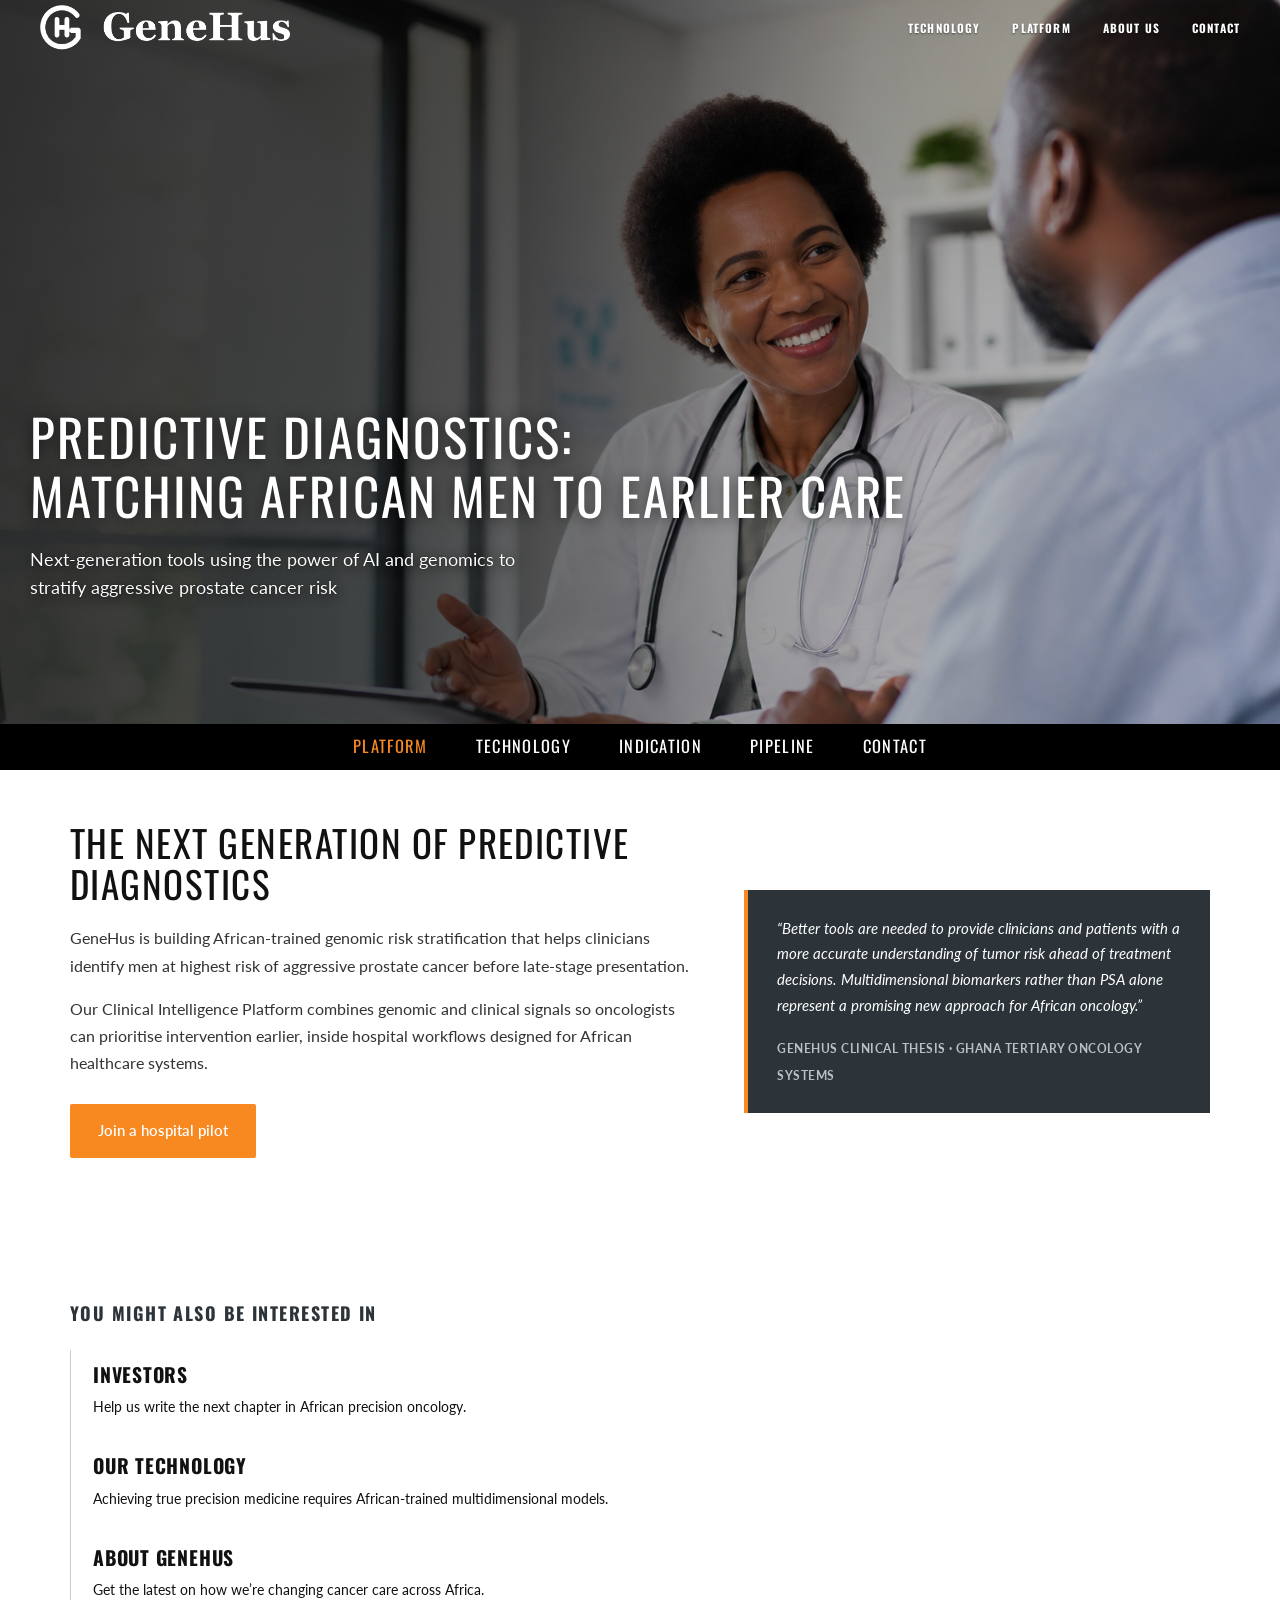
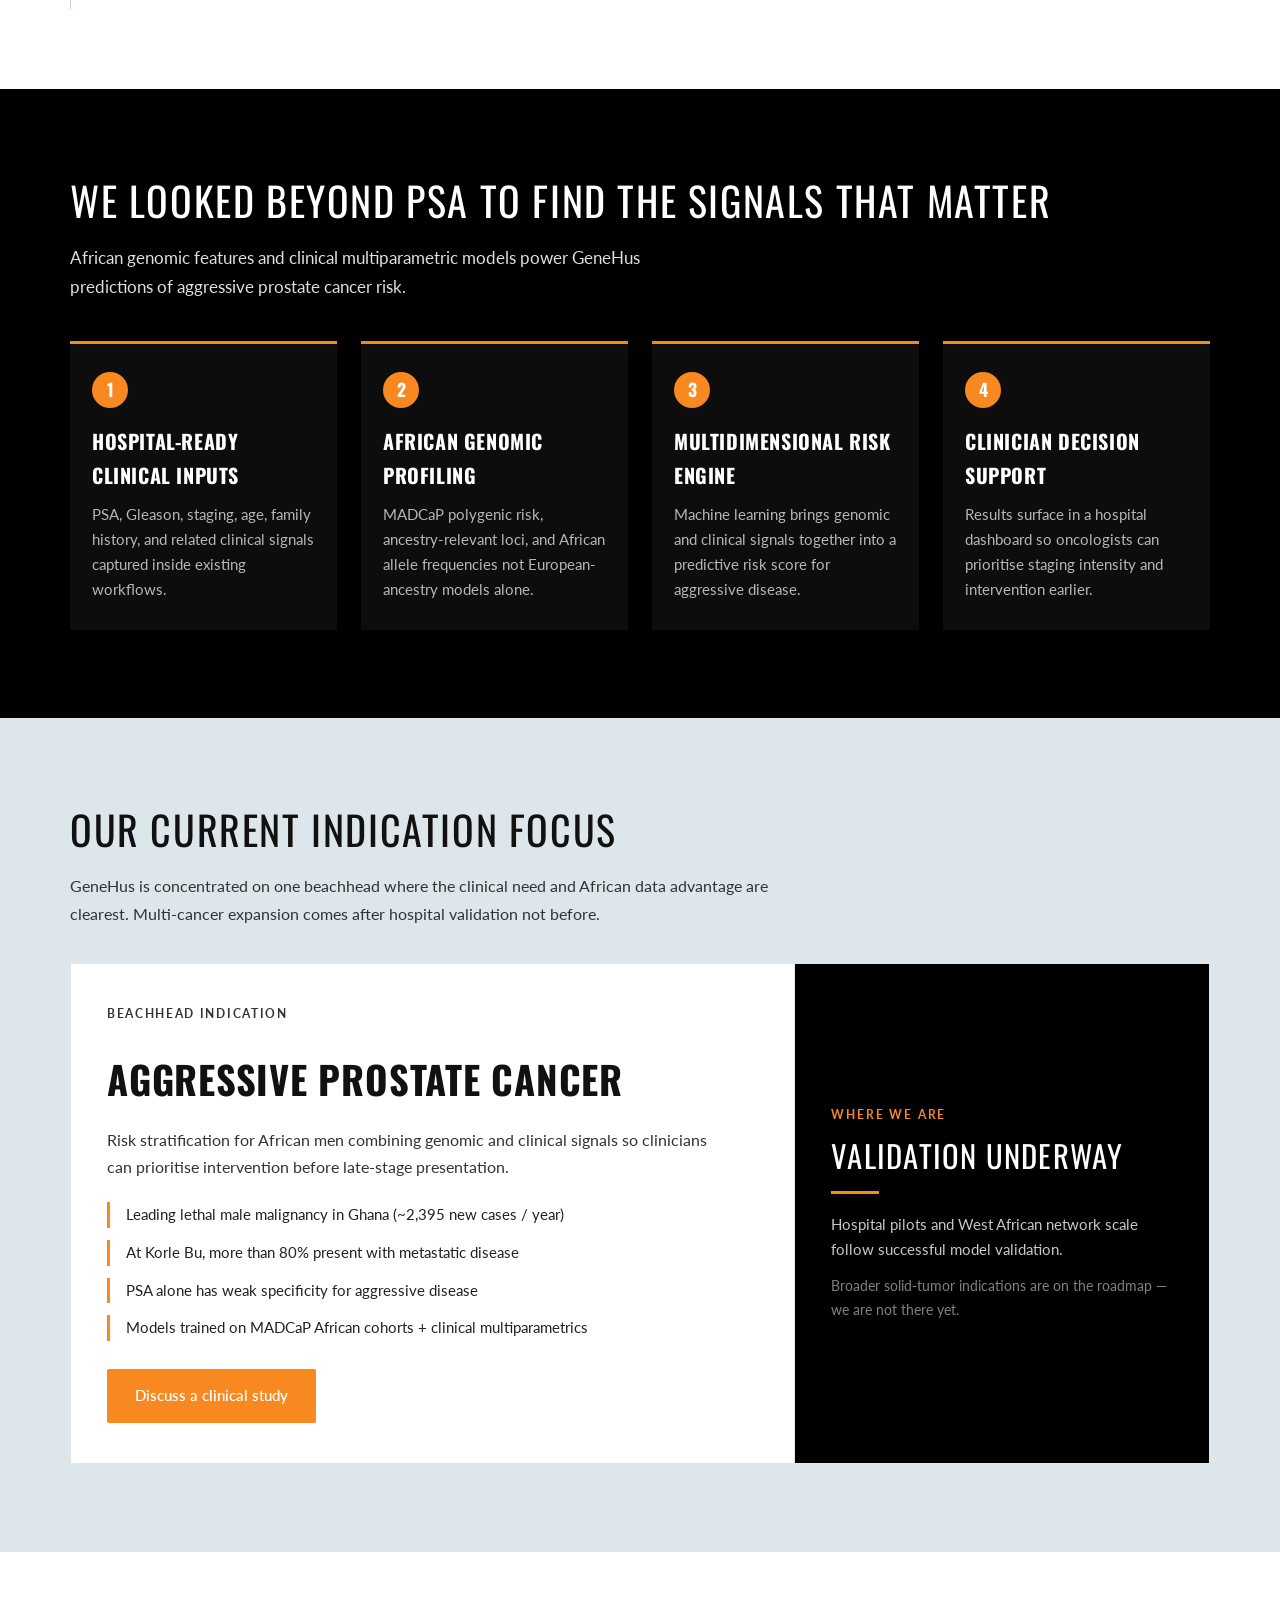
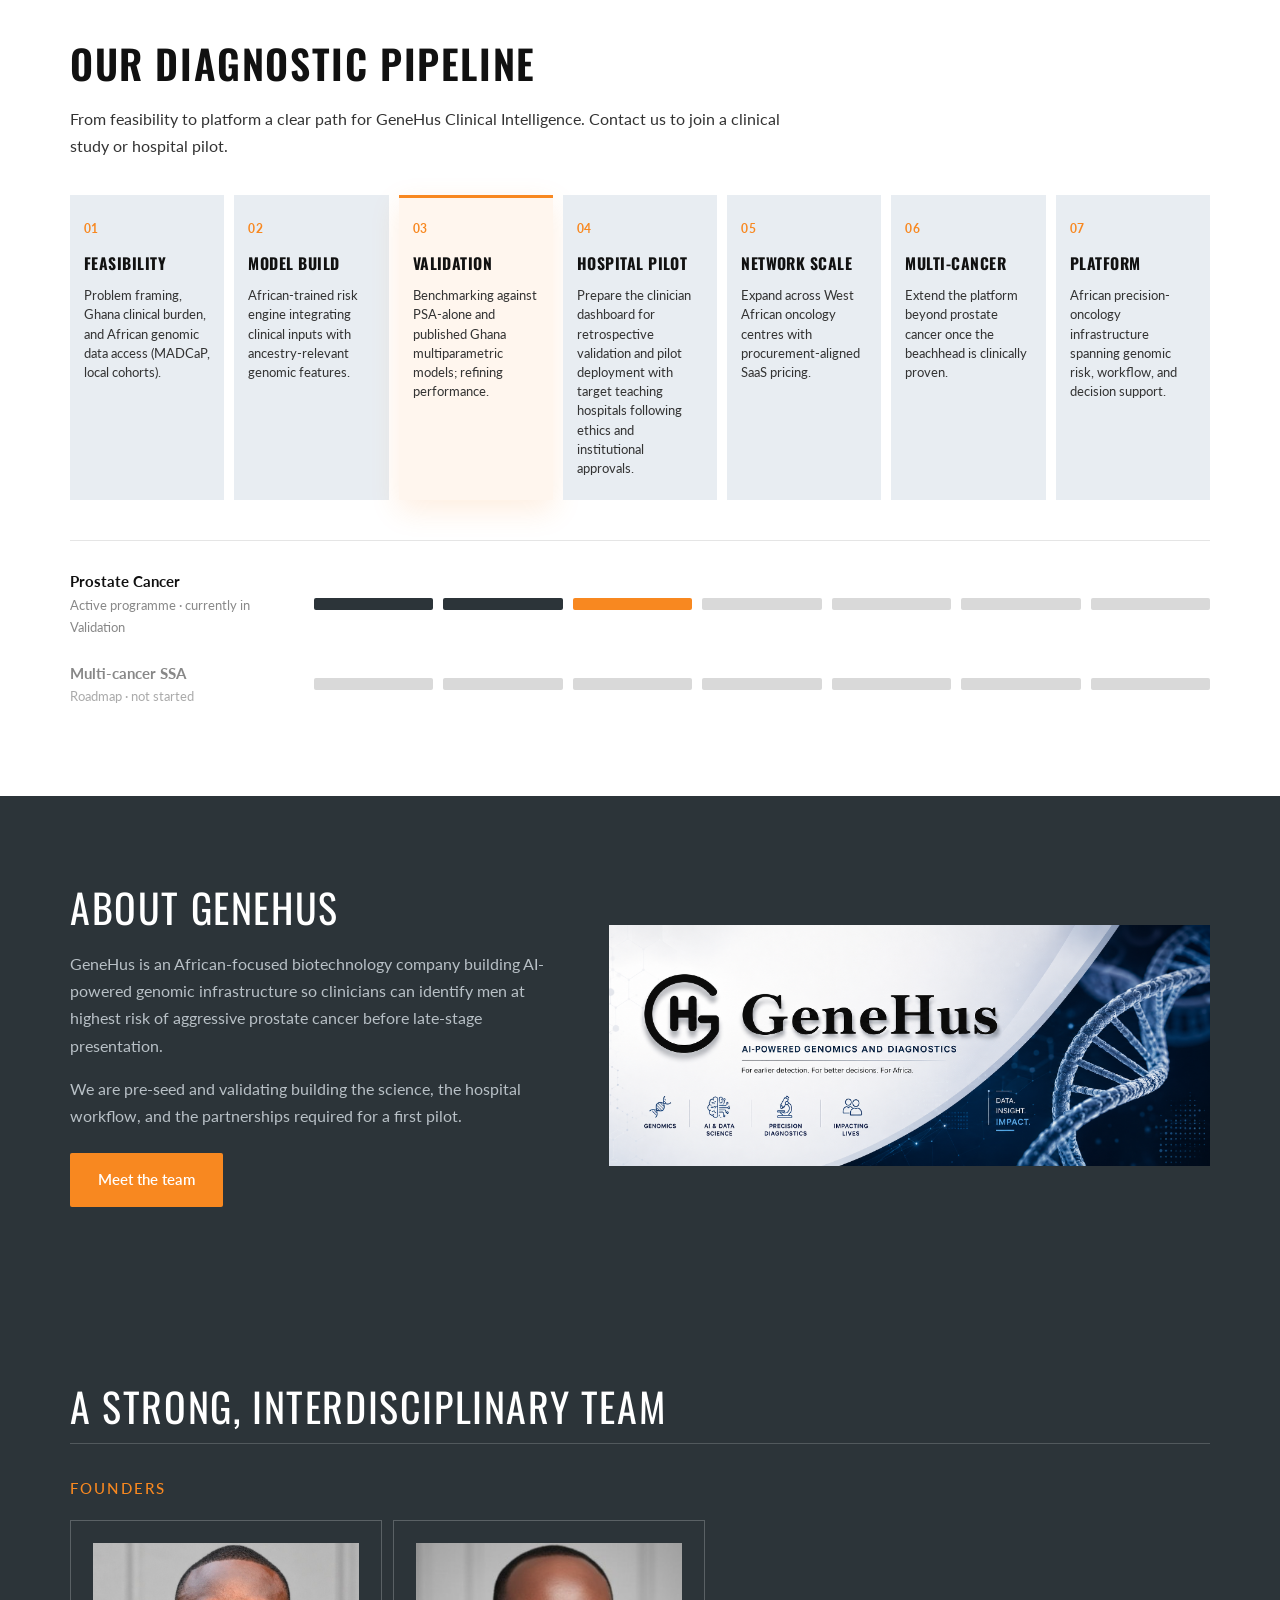
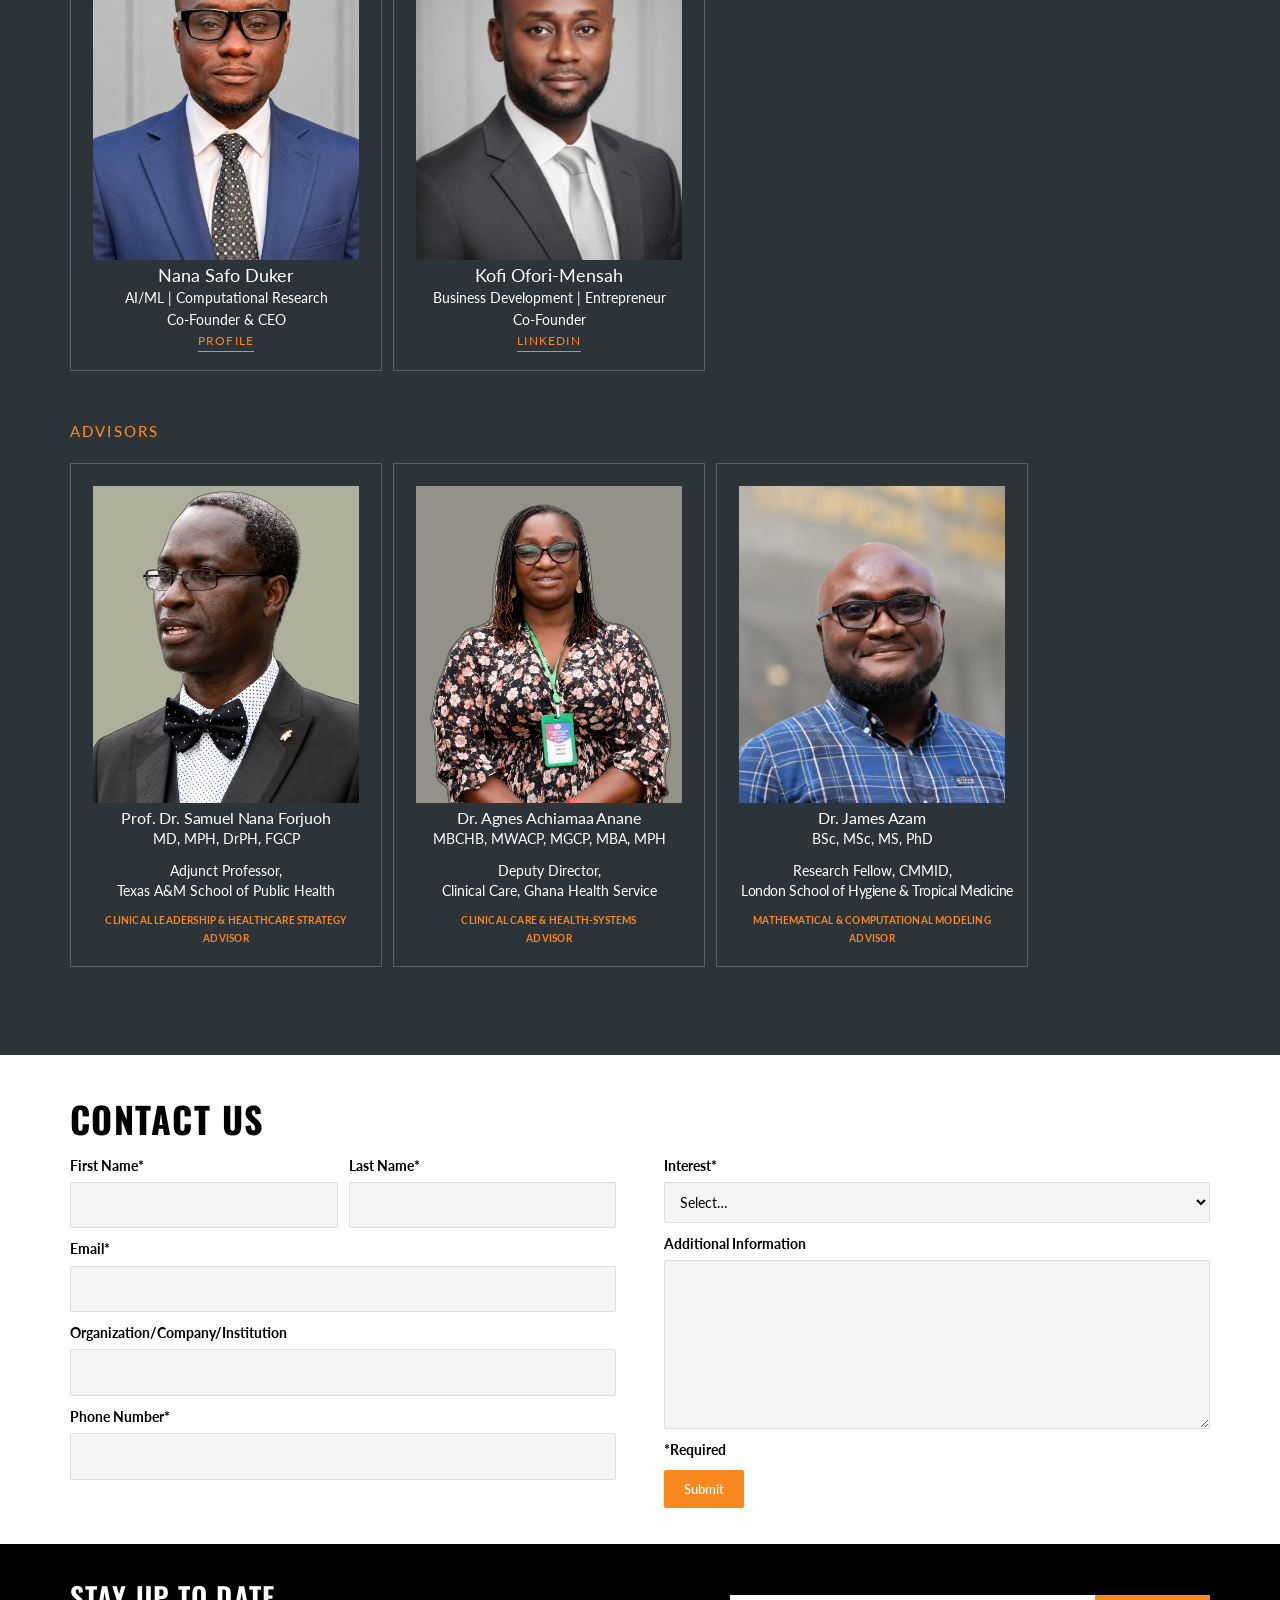
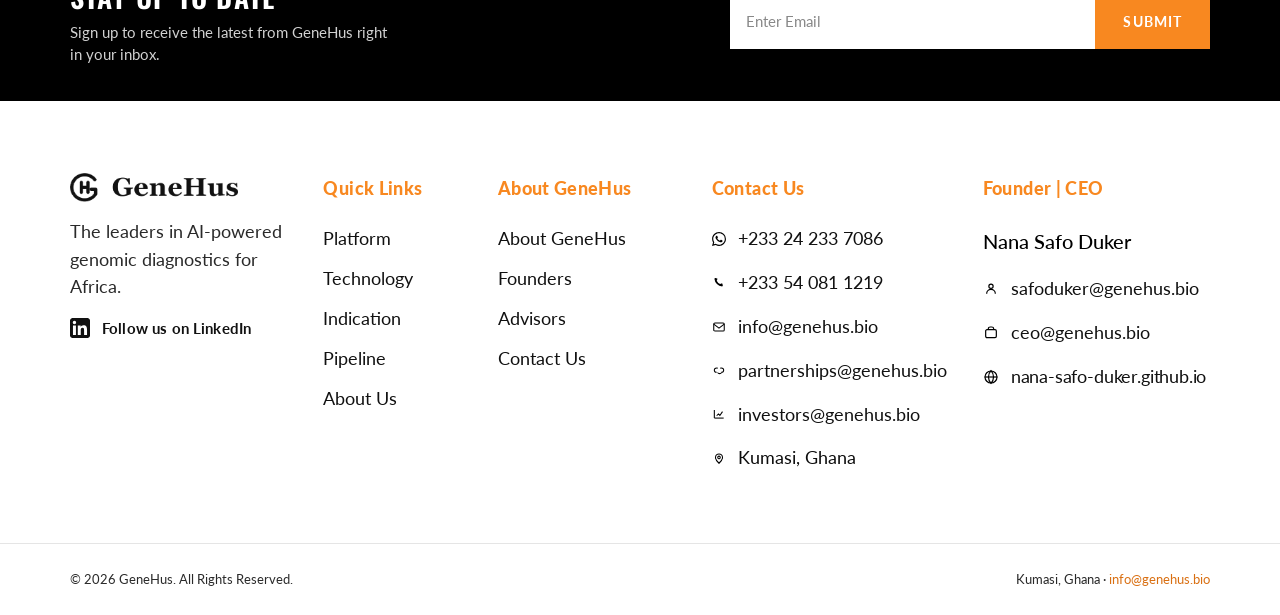
<file: index.html>
<!DOCTYPE html>
<html lang="en">
<head>
  <meta charset="UTF-8">
  <meta name="viewport" content="width=device-width, initial-scale=1.0">
  <meta name="description" content="GeneHus — AI-powered genomic diagnostics matching African men to earlier cancer care.">
  <title>GeneHus – Predictive Genomic Diagnostics</title>
  <link rel="icon" href="assets/favicon.ico?v=2" sizes="any">
  <link rel="icon" href="assets/favicon.png?v=2" type="image/png" sizes="32x32">
  <link rel="apple-touch-icon" href="assets/apple-touch-icon.png?v=2">
  <link rel="preconnect" href="https://fonts.googleapis.com">
  <link rel="preconnect" href="https://fonts.gstatic.com" crossorigin>
  <link href="https://fonts.googleapis.com/css2?family=Lato:wght@300;400;700;900&family=Oswald:wght@300;400;500;600;700&display=swap" rel="stylesheet">
  <link rel="stylesheet" href="assets/genehus.css?v=20260823revert">
  <meta http-equiv="Cache-Control" content="no-cache">
</head>
<body>

<header class="site-header">
  <div class="header-inner">
    <a class="logo" href="#top" aria-label="GeneHus home">
      <img class="logo-dark" src="assets/genehus-logo-b5.png" alt="GeneHus" width="250" height="64">
      <img class="logo-light" src="assets/genehus-logo-b5-white.png" alt="" width="250" height="64" aria-hidden="true">
    </a>
    <nav class="nav-main" aria-label="Main">
      <a href="#technology">Technology</a>
      <a href="#platform">Platform</a>
      <a class="nav-extra" href="#indications">Indication</a>
      <a class="nav-extra" href="#pipeline">Pipeline</a>
      <a href="#about">About Us</a>
      <a class="nav-extra" href="#team">Team</a>
      <a href="#contact">Contact</a>
    </nav>
    <button class="menu-toggle" type="button" aria-label="Open menu" aria-expanded="false">
      <span></span><span></span><span></span>
    </button>
  </div>
</header>

<main id="top">

  <!-- HERO -->
  <section class="hero">
    <div class="hero-bg" aria-hidden="true">
      <img src="assets/hero-african-clinic.jpg" alt="" width="1600" height="900" fetchpriority="high">
    </div>
    <div class="hero-overlay" aria-hidden="true"></div>
    <div class="wrap hero-copy">
      <h1><span class="hero-line1">Predictive Diagnostics:</span><br><span class="hero-line2">Matching African men to earlier care</span></h1>
      <p class="hero-sub">Next-generation tools using the power of AI and genomics to stratify aggressive prostate cancer risk</p>
    </div>
    <nav class="hero-tabs" aria-label="Page sections">
      <a class="is-active" href="#platform"><span>Platform</span></a>
      <a href="#technology"><span>Technology</span></a>
      <a href="#indications"><span>Indication</span></a>
      <a href="#pipeline"><span>Pipeline</span></a>
      <a href="#contact"><span>Contact</span></a>
    </nav>
  </section>

  <!-- NEXT GENERATION -->
  <section class="intro" id="platform">
    <div class="wrap intro-grid">
      <div class="intro-text">
        <h2>The next generation of predictive<br>diagnostics</h2>
        <p>GeneHus is building African-trained genomic risk stratification that helps clinicians identify men at highest risk of aggressive prostate cancer before late-stage presentation.</p>
        <p>Our Clinical Intelligence Platform combines genomic and clinical signals so oncologists can prioritise intervention earlier, inside hospital workflows designed for African healthcare systems.</p>
        <a class="btn btn-gold" href="#contact">Join a hospital pilot</a>
      </div>
      <blockquote class="intro-quote">
        <p>“Better tools are needed to provide clinicians and patients with a more accurate understanding of tumor risk ahead of treatment decisions. Multidimensional biomarkers rather than PSA alone represent a promising new approach for African oncology.”</p>
        <cite>GeneHus clinical thesis · Ghana tertiary oncology systems</cite>
      </blockquote>
    </div>
  </section>

  <!-- INTEREST LINKS -->
  <section class="interest" aria-label="Explore">
    <div class="wrap">
      <h2 class="section-title">You might also be interested in</h2>
      <ul class="interest-list">
        <li>
          <a href="mailto:investors@genehus.bio">
            <span class="interest-label">Investors</span>
            <p>Help us write the next chapter in African precision oncology.</p>
          </a>
        </li>
        <li>
          <a href="#technology">
            <span class="interest-label">Our Technology</span>
            <p>Achieving true precision medicine requires African-trained multidimensional models.</p>
          </a>
        </li>
        <li>
          <a href="#about">
            <span class="interest-label">About GeneHus</span>
            <p>Get the latest on how we’re changing cancer care across Africa.</p>
          </a>
        </li>
      </ul>
    </div>
  </section>

  <!-- TECHNOLOGY -->
  <section class="technology" id="technology">
    <div class="wrap">
      <h2 class="section-title light">We looked beyond PSA to find the signals that matter</h2>
      <p class="tech-lead">African genomic features and clinical multiparametric models power GeneHus predictions of aggressive prostate cancer risk.</p>
      <ol class="tech-steps">
        <li>
          <span class="num">1</span>
          <h3>Hospital-ready clinical inputs</h3>
          <p>PSA, Gleason, staging, age, family history, and related clinical signals captured inside existing workflows.</p>
        </li>
        <li>
          <span class="num">2</span>
          <h3>African genomic profiling</h3>
          <p>MADCaP polygenic risk, ancestry-relevant loci, and African allele frequencies not European-ancestry models alone.</p>
        </li>
        <li>
          <span class="num">3</span>
          <h3>Multidimensional risk engine</h3>
          <p>Machine learning brings genomic and clinical signals together into a predictive risk score for aggressive disease.</p>
        </li>
        <li>
          <span class="num">4</span>
          <h3>Clinician decision support</h3>
          <p>Results surface in a hospital dashboard so oncologists can prioritise staging intensity and intervention earlier.</p>
        </li>
      </ol>
    </div>
  </section>

  <!-- INDICATION — beachhead only (not yet multi-cancer) -->
  <section class="indications" id="indications">
    <div class="wrap">
      <h2 class="section-title">Our current indication focus</h2>
      <p class="ind-lead">GeneHus is concentrated on one beachhead where the clinical need and African data advantage are clearest. Multi-cancer expansion comes after hospital validation not before.</p>
      <article class="ind-focus">
        <div class="ind-focus-main">
          <p class="eyebrow-gold">Beachhead indication</p>
          <h3>Aggressive prostate cancer</h3>
          <p>Risk stratification for African men combining genomic and clinical signals so clinicians can prioritise intervention before late-stage presentation.</p>
          <ul class="ind-facts">
            <li>Leading lethal male malignancy in Ghana (~2,395 new cases / year)</li>
            <li>At Korle Bu, more than 80% present with metastatic disease</li>
            <li>PSA alone has weak specificity for aggressive disease</li>
            <li>Models trained on MADCaP African cohorts + clinical multiparametrics</li>
          </ul>
          <a class="btn btn-gold" href="#contact">Discuss a clinical study</a>
        </div>
        <aside class="ind-focus-aside">
          <p class="aside-label">Where we are</p>
          <p class="aside-status">Validation underway</p>
          <div class="aside-rule" aria-hidden="true"></div>
          <p class="aside-note">Hospital pilots and West African network scale follow successful model validation.</p>
          <p class="aside-note aside-note--muted">Broader solid-tumor indications are on the roadmap — we are not there yet.</p>
        </aside>
      </article>
    </div>
  </section>

  <!-- PIPELINE — comprehensive -->
  <section class="pipeline" id="pipeline">
    <div class="wrap">
      <h2 class="section-title">Our diagnostic pipeline</h2>
      <p class="pipe-lead">From feasibility to platform a clear path for GeneHus Clinical Intelligence. Contact us to join a clinical study or hospital pilot.</p>

      <ol class="pipe-stages">
        <li class="done">
          <span class="stage-num">01</span>
          <h3>Feasibility</h3>
          <p>Problem framing, Ghana clinical burden, and African genomic data access (MADCaP, local cohorts).</p>
        </li>
        <li class="done">
          <span class="stage-num">02</span>
          <h3>Model build</h3>
          <p>African-trained risk engine integrating clinical inputs with ancestry-relevant genomic features.</p>
        </li>
        <li class="current">
          <span class="stage-num">03</span>
          <h3>Validation</h3>
          <p>Benchmarking against PSA-alone and published Ghana multiparametric models; refining performance.</p>
        </li>
        <li>
          <span class="stage-num">04</span>
          <h3>Hospital pilot</h3>
          <p>Prepare the clinician dashboard for retrospective validation and pilot deployment with target teaching hospitals following ethics and institutional approvals.</p>
        </li>
        <li>
          <span class="stage-num">05</span>
          <h3>Network scale</h3>
          <p>Expand across West African oncology centres with procurement-aligned SaaS pricing.</p>
        </li>
        <li>
          <span class="stage-num">06</span>
          <h3>Multi-cancer</h3>
          <p>Extend the platform beyond prostate cancer once the beachhead is clinically proven.</p>
        </li>
        <li>
          <span class="stage-num">07</span>
          <h3>Platform</h3>
          <p>African precision-oncology infrastructure spanning genomic risk, workflow, and decision support.</p>
        </li>
      </ol>

      <div class="pipe-tracks">
        <div class="pipe-track-row">
          <div class="pipe-track-label">
            <strong>Prostate Cancer</strong>
            <span>Active programme · currently in Validation</span>
          </div>
          <div class="pipe-track-bar" aria-hidden="true">
            <span class="seg done"></span>
            <span class="seg done"></span>
            <span class="seg current"></span>
            <span class="seg"></span>
            <span class="seg"></span>
            <span class="seg"></span>
            <span class="seg"></span>
          </div>
        </div>
        <div class="pipe-track-row muted">
          <div class="pipe-track-label">
            <strong>Multi-cancer SSA</strong>
            <span>Roadmap · not started</span>
          </div>
          <div class="pipe-track-bar" aria-hidden="true">
            <span class="seg"></span>
            <span class="seg"></span>
            <span class="seg"></span>
            <span class="seg"></span>
            <span class="seg"></span>
            <span class="seg"></span>
            <span class="seg"></span>
          </div>
        </div>
      </div>
    </div>
  </section>

  <!-- ABOUT -->
  <section class="about" id="about">
    <div class="wrap about-grid">
      <div>
        <h2 class="section-title">About GeneHus</h2>
        <p>GeneHus is an African-focused biotechnology company building AI-powered genomic infrastructure so clinicians can identify men at highest risk of aggressive prostate cancer before late-stage presentation.</p>
        <p>We are pre-seed and validating building the science, the hospital workflow, and the partnerships required for a first pilot.</p>
        <a class="btn btn-gold" href="#team">Meet the team</a>
      </div>
      <div class="about-brand">
        <img class="about-brand-banner" src="assets/genehus-banner.png" alt="GeneHus — AI-powered genomics and diagnostics for Africa" width="1983" height="793" decoding="async">
      </div>
    </div>
  </section>

  <!-- TEAM — GeneHus co-founders -->
  <section class="team" id="team">
    <div class="wrap">
      <h2 class="section-title team-title">A strong, interdisciplinary team</h2>

      <p class="team-label" id="founders">Founders</p>
      <div class="founder-grid">
        <article class="person-card">
          <img class="person-photo" src="assets/founder-nana.jpg?v=14" alt="Nana Safo Duker" width="880" height="1033" loading="lazy" decoding="async">
          <h3>Nana Safo Duker</h3>
          <p class="person-meta">AI/ML | Computational Research</p>
          <p class="person-role">Co-Founder &amp; CEO</p>
          <a class="person-link" href="https://nana-safo-duker.github.io/" target="_blank" rel="noopener">Profile</a>
        </article>
        <article class="person-card">
          <img class="person-photo" src="assets/founder-cofounder.jpg?v=1" alt="Kofi Ofori-Mensah" width="400" height="400" loading="lazy" decoding="async">
          <h3>Kofi Ofori-Mensah</h3>
          <p class="person-meta">Business Development | Entrepreneur</p>
          <p class="person-role">Co-Founder</p>
          <a class="person-link" href="https://www.linkedin.com/in/kofioforimensah/" target="_blank" rel="noopener">LinkedIn</a>
        </article>
      </div>

      <p class="team-label" id="advisors">Advisors</p>
      <div class="advisor-grid">
        <article class="advisor-card advisor-card--filled">
          <img class="person-photo" src="assets/advisor-fordjour.jpg?v=5" alt="Prof. Dr. Samuel Nana Forjuoh" width="1030" height="1526" loading="lazy" decoding="async">
          <h3>Prof. Dr. Samuel Nana Forjuoh</h3>
          <p class="advisor-creds">MD, MPH, DrPH, FGCP</p>
          <p class="person-meta">Adjunct Professor,<br>Texas A&amp;M School of Public Health</p>
          <p class="person-role person-role--stack">Clinical Leadership &amp; Healthcare Strategy<br><strong>Advisor</strong></p>
        </article>
        <article class="advisor-card advisor-card--filled">
          <img class="person-photo" src="assets/advisor-anane.jpg?v=12" alt="Dr. Agnes Achiamaa Anane" width="1050" height="1498" loading="lazy" decoding="async">
          <h3>Dr. Agnes Achiamaa Anane</h3>
          <p class="advisor-creds">MBCHB, MWACP, MGCP, MBA, MPH</p>
          <p class="person-meta">Deputy Director,<br>Clinical Care, Ghana Health Service</p>
          <p class="person-role person-role--stack">Clinical Care &amp; Health-Systems<br><strong>Advisor</strong></p>
        </article>
        <article class="advisor-card advisor-card--filled">
          <img class="person-photo person-photo--square" src="assets/advisor-azam.jpg?v=4" alt="Dr. James Azam" width="1000" height="1000" loading="lazy" decoding="async">
          <h3>Dr. James Azam</h3>
          <p class="advisor-creds">BSc, MSc, MS, PhD</p>
          <p class="person-meta">Research Fellow, CMMID,<br><span class="person-meta-oneline">London School of Hygiene &amp; Tropical Medicine</span></p>
          <p class="person-role person-role--stack">Mathematical &amp; Computational Modeling<br><strong>Advisor</strong></p>
        </article>
      </div>
    </div>
  </section>

  <!-- CONTACT -->
  <section class="contact" id="contact">
    <div class="wrap">
      <h2 class="section-title">Contact Us</h2>
      <form class="contact-form" id="contact-form">
        <div class="contact-cols">
          <div class="contact-col">
            <div class="form-row">
              <label>First Name*<input type="text" name="first_name" required autocomplete="given-name"></label>
              <label>Last Name*<input type="text" name="last_name" required autocomplete="family-name"></label>
            </div>
            <label>Email*<input type="email" name="email" required autocomplete="email"></label>
            <label>Organization/Company/Institution<input type="text" name="organization" autocomplete="organization"></label>
            <label>Phone Number*<input type="tel" name="phone" required autocomplete="tel"></label>
          </div>
          <div class="contact-col">
            <label>Interest*
              <select name="indication" required>
                <option value="">Select…</option>
                <option>Prostate Cancer — clinical study / pilot</option>
                <option>Partnership</option>
                <option>Investment</option>
                <option>Research collaboration</option>
                <option>Other</option>
              </select>
            </label>
            <label>Additional Information<textarea name="message" rows="6"></textarea></label>
            <p class="required-note">*Required</p>
            <button class="btn btn-gold" type="submit">Submit</button>
          </div>
        </div>
      </form>
    </div>
  </section>

</main>

<footer class="site-footer">
  <div class="footer-newsletter">
    <div class="wrap footer-newsletter-inner">
      <div class="footer-newsletter-copy">
        <h3>Stay up to date</h3>
        <p>Sign up to receive the latest from GeneHus right in your inbox.</p>
      </div>
      <form class="newsletter" id="newsletter-form" action="#" method="post">
        <label class="sr-only" for="newsletter-email">Email</label>
        <input id="newsletter-email" type="email" name="email" placeholder="Enter Email" required autocomplete="email">
        <button class="btn btn-gold newsletter-submit" type="submit">Submit</button>
      </form>
    </div>
  </div>

  <div class="wrap footer-top">
    <div class="footer-brand">
      <img src="assets/genehus-logo-b5.png" alt="GeneHus" width="168" height="43">
      <p>The leaders in AI-powered genomic diagnostics for Africa.</p>
      <a class="footer-follow" href="https://www.linkedin.com/company/genehus" target="_blank" rel="noopener">
        <span class="footer-social" aria-hidden="true">
          <svg viewBox="0 0 24 24" width="20" height="20" focusable="false">
            <rect class="li-bg" width="24" height="24" rx="3" fill="#111111"/>
            <path fill="#FFFFFF" d="M7.12 20.45H3.56V9h3.56v11.45zM5.34 7.43a2.06 2.06 0 1 1 0-4.12 2.06 2.06 0 0 1 0 4.12zM20.45 20.45h-3.55v-5.57c0-1.33-.02-3.04-1.85-3.04-1.85 0-2.14 1.45-2.14 2.94v5.67H9.35V9h3.41v1.56h.05c.48-.9 1.64-1.85 3.37-1.85 3.6 0 4.27 2.37 4.27 5.46v6.28z"/>
          </svg>
        </span>
        <span class="footer-follow-text">Follow us on LinkedIn</span>
      </a>
    </div>
    <div>
      <h4 class="footer-label">Quick Links</h4>
      <a href="#platform">Platform</a>
      <a href="#technology">Technology</a>
      <a href="#indications">Indication</a>
      <a href="#pipeline">Pipeline</a>
      <a href="#about">About Us</a>
    </div>
    <div>
      <h4 class="footer-label">About GeneHus</h4>
      <a href="#about">About GeneHus</a>
      <a href="#founders">Founders</a>
      <a href="#advisors">Advisors</a>
      <a href="#contact">Contact Us</a>
    </div>
    <div class="footer-contact">
      <h4 class="footer-label">Contact Us</h4>
      <p><span class="fi" aria-hidden="true"><svg viewBox="0 0 24 24" width="14" height="14"><path fill="currentColor" d="M17.47 14.38c-.3-.15-1.76-.87-2.03-.97-.27-.1-.47-.15-.67.15-.2.3-.77.97-.94 1.16-.17.2-.35.22-.64.08-.3-.15-1.26-.46-2.4-1.48-.89-.79-1.48-1.76-1.65-2.06-.17-.3-.02-.46.13-.61.13-.13.3-.35.45-.52.14-.17.2-.3.3-.5.1-.2.05-.37-.02-.52-.08-.15-.67-1.61-.92-2.21-.24-.58-.49-.5-.67-.51-.17-.01-.37-.01-.57-.01-.2 0-.52.07-.79.37-.27.3-1.04 1.02-1.04 2.48 0 1.46 1.07 2.88 1.21 3.07.15.2 2.1 3.2 5.08 4.49.71.31 1.26.49 1.69.63.71.23 1.36.2 1.87.12.57-.09 1.76-.72 2.01-1.41.25-.7.25-1.29.17-1.41-.07-.13-.27-.2-.57-.35m-5.42 7.4h-.004a9.87 9.87 0 0 1-5.03-1.38l-.36-.21-3.74.98 1-3.65-.24-.37a9.86 9.86 0 0 1-1.51-5.26c0-5.45 4.44-9.89 9.89-9.89 2.64 0 5.12 1.03 6.99 2.9a9.83 9.83 0 0 1 2.89 6.99c0 5.45-4.44 9.89-9.89 9.89m8.41-18.3A11.82 11.82 0 0 0 12.05 0C5.5 0 .16 5.34.16 11.89c0 2.1.55 4.14 1.59 5.95L.06 24l6.3-1.65a11.88 11.88 0 0 0 5.69 1.45h.01c6.55 0 11.89-5.34 11.89-11.89a11.82 11.82 0 0 0-3.48-8.41z"/></svg></span><a href="https://wa.me/233242337086" target="_blank" rel="noopener">+233 24 233 7086</a></p>
      <p><span class="fi" aria-hidden="true"><svg viewBox="0 0 24 24" width="14" height="14"><path fill="currentColor" d="M6.5 3.5l3 1.2-1.4 3.4a12 12 0 0 0 5.8 5.8l3.4-1.4 1.2 3a2 2 0 0 1-1.1 2.4A15 15 0 0 1 4.1 4.6a2 2 0 0 1 2.4-1.1z"/></svg></span><a href="tel:+233540811219">+233 54 081 1219</a></p>
      <p><span class="fi" aria-hidden="true"><svg viewBox="0 0 24 24" width="14" height="14" fill="none" stroke="currentColor" stroke-width="1.8"><rect x="3" y="5" width="18" height="14" rx="2"/><path d="M3 7l9 7 9-7"/></svg></span><a href="mailto:info@genehus.bio">info@genehus.bio</a></p>
      <p><span class="fi" aria-hidden="true"><svg viewBox="0 0 24 24" width="14" height="14" fill="none" stroke="currentColor" stroke-width="1.8"><path d="M8 14c-2.2 0-4-1.6-4-3.5S5.8 7 8 7c.7 0 1.3.1 1.9.4"/><path d="M16 14c2.2 0 4-1.6 4-3.5S18.2 7 16 7c-.7 0-1.3.1-1.9.4"/><path d="M9.5 14.5c.7 1.2 1.9 2 3.5 2s2.8-.8 3.5-2"/></svg></span><a href="mailto:partnerships@genehus.bio">partnerships@genehus.bio</a></p>
      <p><span class="fi" aria-hidden="true"><svg viewBox="0 0 24 24" width="14" height="14" fill="none" stroke="currentColor" stroke-width="1.8"><path d="M4 19V5"/><path d="M4 19h16"/><path d="M8 15l3-3 2.5 2.5L18 8"/></svg></span><a href="mailto:investors@genehus.bio">investors@genehus.bio</a></p>
      <p><span class="fi" aria-hidden="true"><svg viewBox="0 0 24 24" width="14" height="14" fill="none" stroke="currentColor" stroke-width="1.8"><path d="M12 21s6-5.2 6-10a6 6 0 1 0-12 0c0 4.8 6 10 6 10z"/><circle cx="12" cy="11" r="2.2"/></svg></span>Kumasi, Ghana</p>
    </div>
    <div class="footer-founder">
      <h4 class="footer-label">Founder | CEO</h4>
      <p class="founder-name">Nana Safo Duker</p>
      <p><span class="fi" aria-hidden="true"><svg viewBox="0 0 24 24" width="16" height="16" fill="none" stroke="currentColor" stroke-width="1.8"><circle cx="12" cy="8" r="3.2"/><path d="M5.5 19a6.5 6.5 0 0 1 13 0"/></svg></span><a href="mailto:safoduker@genehus.bio">safoduker@genehus.bio</a></p>
      <p><span class="fi" aria-hidden="true"><svg viewBox="0 0 24 24" width="16" height="16" fill="none" stroke="currentColor" stroke-width="1.8"><rect x="4" y="7" width="16" height="12" rx="2"/><path d="M8 7V5.8A2.8 2.8 0 0 1 10.8 3h2.4A2.8 2.8 0 0 1 16 5.8V7"/></svg></span><a href="mailto:ceo@genehus.bio">ceo@genehus.bio</a></p>
      <p><span class="fi" aria-hidden="true"><svg viewBox="0 0 24 24" width="16" height="16" fill="none" stroke="currentColor" stroke-width="1.8"><circle cx="12" cy="12" r="9"/><path d="M2.5 12h19"/><path d="M12 2.5c2.5 2.7 3.8 5.7 3.8 9.5s-1.3 6.8-3.8 9.5c-2.5-2.7-3.8-5.7-3.8-9.5S9.5 5.2 12 2.5z"/></svg></span><a class="footer-url" href="https://nana-safo-duker.github.io/" target="_blank" rel="noopener">nana-safo-duker.github.io</a></p>
    </div>
  </div>

  <div class="footer-bottom">
    <div class="wrap">
      <span>&copy; 2026 GeneHus. All Rights Reserved.</span>
      <span>Kumasi, Ghana · <a href="mailto:info@genehus.bio">info@genehus.bio</a></span>
    </div>
  </div>
</footer>

<script src="script.js?v=20260812hdr2"></script>
</body>
</html>
</file>
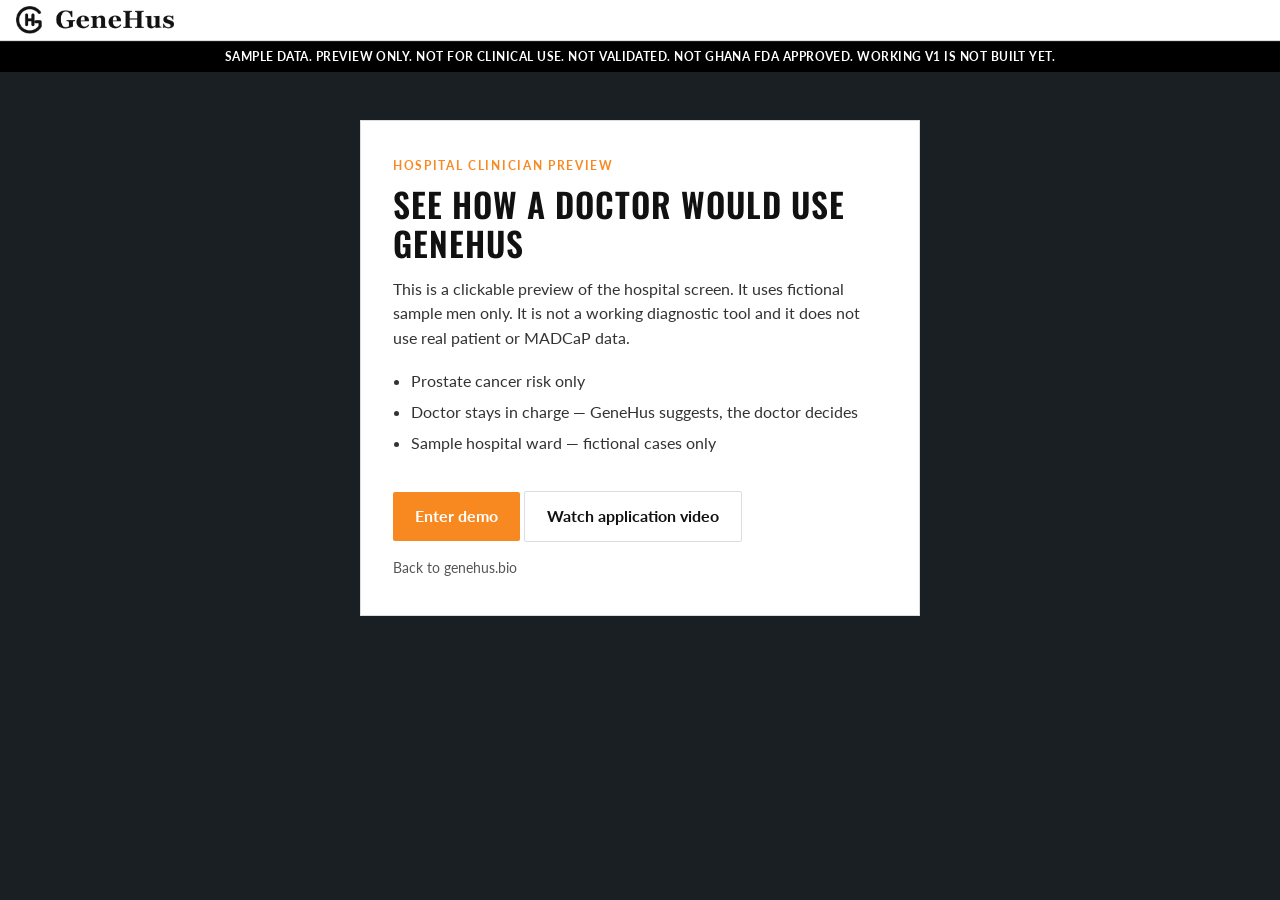
<file: demo/index.html>
<!DOCTYPE html>
<html lang="en">
<head>
  <meta charset="UTF-8">
  <meta name="viewport" content="width=device-width, initial-scale=1.0">
  <title>GeneHus Clinician Demo — Sample cases only</title>
  <meta name="description" content="Preview of the GeneHus hospital dashboard. Sample patients only. Not for clinical use. Working v1 is not built yet.">
  <meta name="robots" content="noindex">
  <link rel="icon" href="/assets/favicon.ico?v=2" sizes="any">
  <link rel="icon" href="/assets/favicon.png?v=2" type="image/png" sizes="32x32">
  <link rel="preconnect" href="https://fonts.googleapis.com">
  <link rel="preconnect" href="https://fonts.gstatic.com" crossorigin>
  <link href="https://fonts.googleapis.com/css2?family=Lato:wght@400;700;900&family=Oswald:wght@400;600;700&display=swap" rel="stylesheet">
  <link rel="stylesheet" href="/demo/demo.css?v=20260823all">
</head>
<body>
  <div id="gate" class="gate">
    <div class="site-chrome">
      <header class="topbar topbar--gate">
        <a class="brand" href="https://genehus.bio/">
          <img src="/assets/genehus-logo-b5.png" alt="GeneHus" width="120" height="28">
        </a>
      </header>
      <div class="banner" role="note">
        Sample data. Preview only. Not for clinical use. Not validated. Not Ghana FDA approved. Working v1 is not built yet.
      </div>
    </div>
    <div class="gate-card">
      <p class="eyebrow">Hospital clinician preview</p>
      <h1>See how a doctor would use GeneHus</h1>
      <p class="lead">This is a clickable preview of the hospital screen. It uses fictional sample men only. It is not a working diagnostic tool and it does not use real patient or MADCaP data.</p>
      <ul class="gate-points">
        <li>Prostate cancer risk only</li>
        <li>Doctor stays in charge — GeneHus suggests, the doctor decides</li>
        <li>Sample hospital ward — fictional cases only</li>
      </ul>
      <a class="btn" id="enter-btn" href="/demo/app.html">Enter demo</a>
      <a class="btn btn-ghost" href="/demo/video.html" style="width:auto;margin:12px 0 0;display:inline-flex">Watch application video</a>
      <a class="gate-back" href="https://genehus.bio/">Back to genehus.bio</a>
    </div>
  </div>

</body>
</html>
</file>
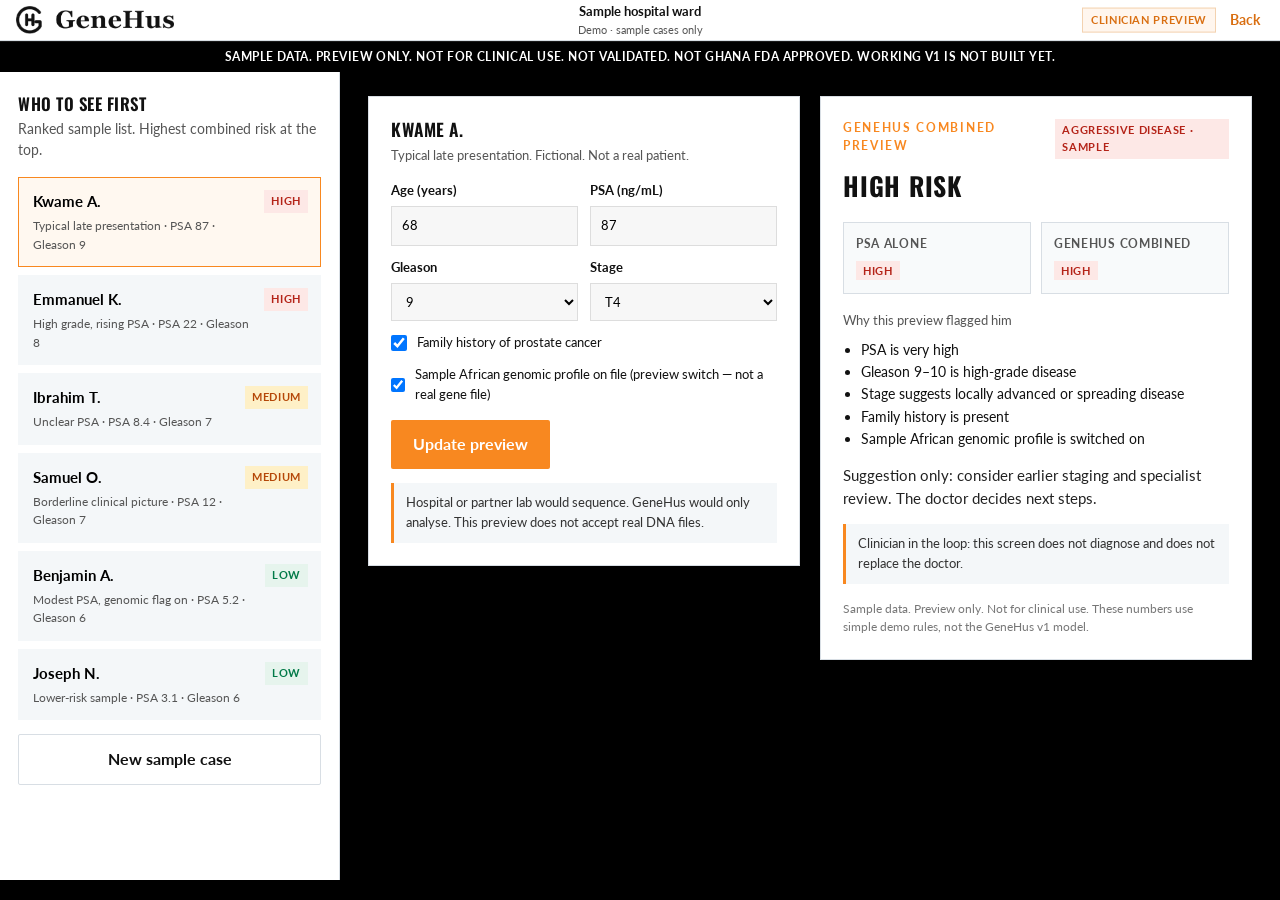
<file: demo/app.html>
<!DOCTYPE html>
<html lang="en">
<head>
  <meta charset="UTF-8">
  <meta name="viewport" content="width=device-width, initial-scale=1.0">
  <title>GeneHus Clinician Demo — Sample cases</title>
  <meta name="description" content="GeneHus hospital dashboard preview. Sample patients only. Not for clinical use.">
  <meta name="robots" content="noindex">
  <link rel="icon" href="/assets/favicon.ico?v=2" sizes="any">
  <link rel="icon" href="/assets/favicon.png?v=2" type="image/png" sizes="32x32">
  <link rel="preconnect" href="https://fonts.googleapis.com">
  <link rel="preconnect" href="https://fonts.gstatic.com" crossorigin>
  <link href="https://fonts.googleapis.com/css2?family=Lato:wght@400;700;900&family=Oswald:wght@400;600;700&display=swap" rel="stylesheet">
  <link rel="stylesheet" href="/demo/demo.css?v=20260823all">
</head>
<body>
  <div id="app" class="app">
    <div class="site-chrome">
      <header class="topbar">
        <a class="brand" href="https://genehus.bio/">
          <img src="/assets/genehus-logo-b5.png" alt="GeneHus" width="120" height="28">
        </a>
        <div class="topbar-mid">
          <strong>Sample hospital ward</strong>
          <span>Demo · sample cases only</span>
        </div>
        <div class="topbar-right">
          <span class="role-pill">Clinician preview</span>
          <a class="text-link" href="/demo/">Back</a>
        </div>
      </header>
      <div class="banner" role="note">
        Sample data. Preview only. Not for clinical use. Not validated. Not Ghana FDA approved. Working v1 is not built yet.
      </div>
    </div>

    <div class="layout">
      <aside class="queue">
        <div class="queue-head">
          <h2>Who to see first</h2>
          <p>Ranked sample list. Highest combined risk at the top.</p>
        </div>
        <ol id="queue-list" class="queue-list"></ol>
        <button class="btn btn-ghost" id="new-case-btn" type="button">New sample case</button>
      </aside>

      <main class="case" id="case-panel">
        <p class="empty-hint">Loading sample cases…</p>
      </main>
    </div>
  </div>

  <script src="/demo/demo.js?v=20260823all"></script>
</body>
</html>
</file>
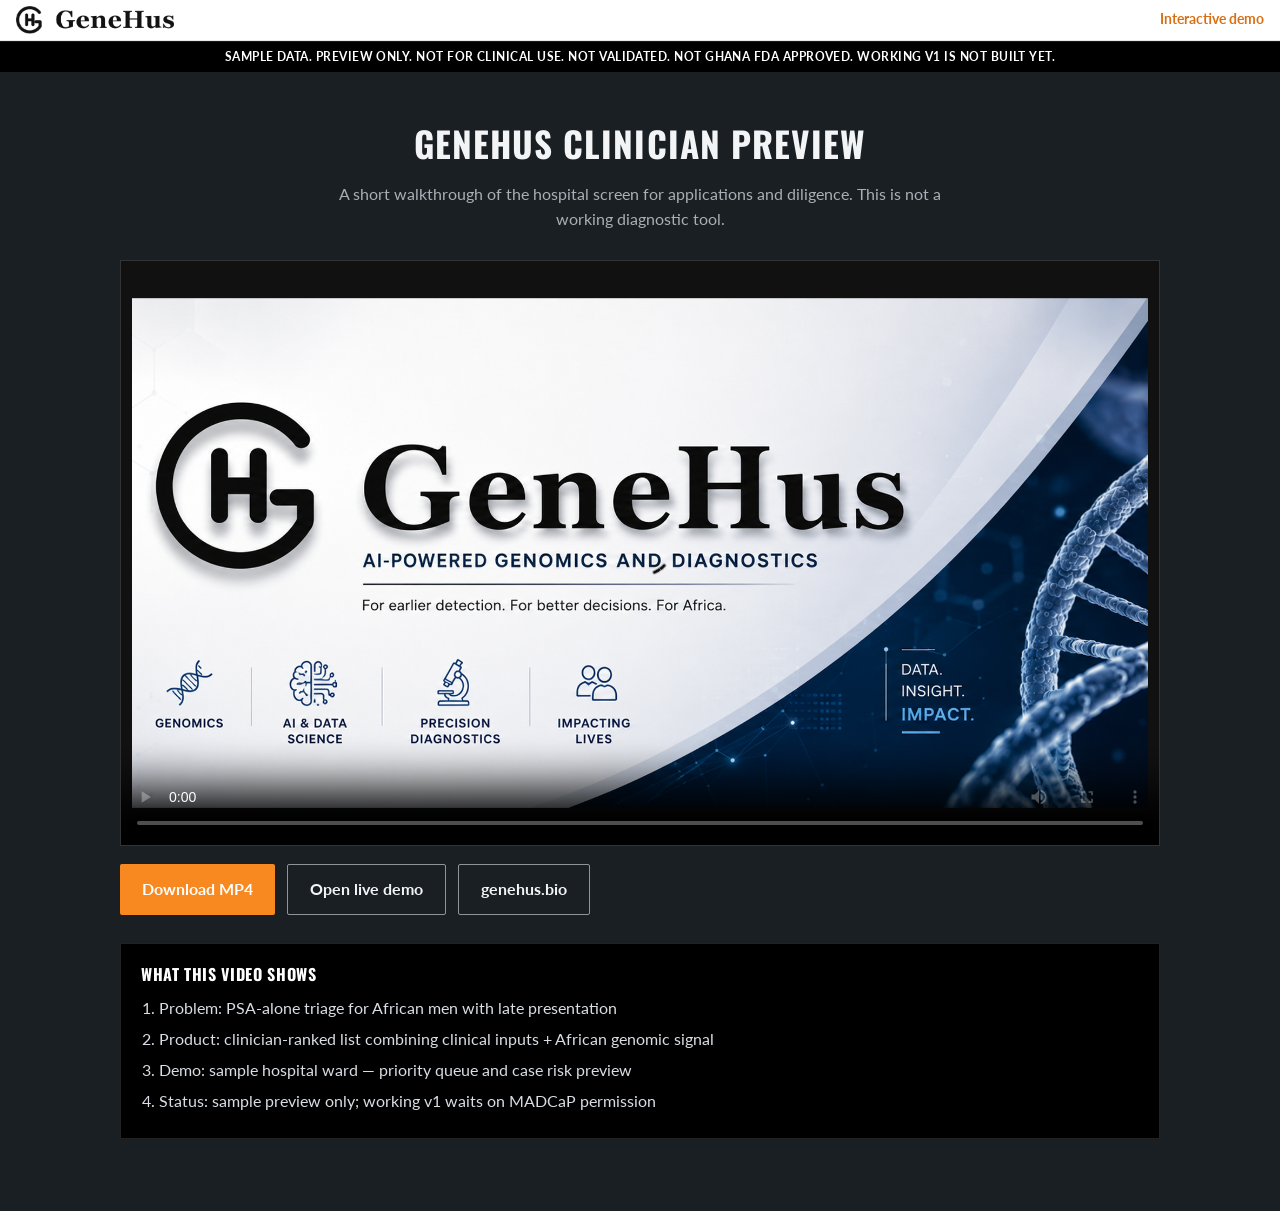
<file: demo/video.html>
<!DOCTYPE html>
<html lang="en">
<head>
  <meta charset="UTF-8">
  <meta name="viewport" content="width=device-width, initial-scale=1.0">
  <title>GeneHus Clinician Demo</title>
  <meta name="description" content="GeneHus clinician preview video. Sample data only. Not for clinical use.">
  <meta name="robots" content="noindex">
  <link rel="icon" href="/assets/favicon.ico?v=2" sizes="any">
  <link rel="icon" href="/assets/favicon.png?v=2" type="image/png" sizes="32x32">
  <link rel="preconnect" href="https://fonts.googleapis.com">
  <link rel="preconnect" href="https://fonts.gstatic.com" crossorigin>
  <link href="https://fonts.googleapis.com/css2?family=Lato:wght@400;700;900&family=Oswald:wght@500;600;700&display=swap" rel="stylesheet">
  <link rel="stylesheet" href="/demo/demo.css?v=20260823all">
  <style>
    body.page-video .site-chrome {
      background: #fff;
    }
    body.page-video .topbar--gate {
      background: #fff;
      border-bottom: 1px solid #e5e8eb;
      backdrop-filter: none;
      -webkit-backdrop-filter: none;
    }
    body.page-video .topbar--gate .text-link {
      color: var(--gold-dark);
    }
    body.page-video .brand img {
      height: 28px;
      width: auto;
      max-width: min(180px, 45vw);
    }
    body.page-video .topbar {
      padding: 6px 16px;
    }
    .video-page {
      max-width: 1080px;
      margin: 0 auto;
      padding: 36px 20px 72px;
    }
    .video-page h1 {
      font-family: var(--condensed);
      text-transform: uppercase;
      letter-spacing: 0.03em;
      font-size: clamp(1.6rem, 3vw, 2.2rem);
      margin: 8px auto 12px;
      color: #f2f4f5;
      text-align: center;
      max-width: 900px;
    }
    .video-lead {
      color: #a8b0b6;
      max-width: 640px;
      margin: 0 auto 28px;
      text-align: center;
    }
    .player {
      background: #111;
      border: 1px solid #333;
      overflow: hidden;
    }
    .player video {
      display: block;
      width: 100%;
      height: auto;
      aspect-ratio: 16 / 9;
      background: #000;
    }
    .video-actions {
      display: flex;
      flex-wrap: wrap;
      gap: 12px;
      margin-top: 18px;
    }
    .video-meta {
      margin-top: 28px;
      padding: 18px 20px;
      background: #000;
      border: 1px solid #222;
      color: #f2f4f5;
    }
    .video-meta h2 {
      font-family: var(--condensed);
      text-transform: uppercase;
      font-size: 1rem;
      letter-spacing: 0.04em;
      margin-bottom: 10px;
      color: #fff;
    }
    .video-meta ol {
      margin: 0 0 0 18px;
      color: #d8dee4;
    }
    .video-meta li {
      margin-bottom: 6px;
    }
  </style>
</head>
<body class="page-video">
  <div class="site-chrome">
    <header class="topbar topbar--gate">
      <a class="brand" href="https://genehus.bio/">
        <img src="/assets/genehus-logo-b5.png?v=2" alt="GeneHus" width="120" height="28">
      </a>
      <div class="topbar-right">
        <a class="text-link" href="/demo/">Interactive demo</a>
      </div>
    </header>
    <div class="banner" role="note">
      Sample data. Preview only. Not for clinical use. Not validated. Not Ghana FDA approved. Working v1 is not built yet.
    </div>
  </div>

  <main class="video-page">
    <h1>GeneHus clinician preview</h1>
    <p class="video-lead">
      A short walkthrough of the hospital screen for applications and diligence.
      This is not a working diagnostic tool.
    </p>

    <div class="player">
      <video controls playsinline preload="metadata" poster="/assets/AM-poster.png?v=8">
        <source src="/demo/video/GeneHus_Clinician_Demo.mp4?v=20260824fullv" type="video/mp4">
        Your browser does not support embedded video.
      </video>
    </div>

    <div class="video-actions">
      <a class="btn" href="/demo/video/GeneHus_Clinician_Demo.mp4?v=20260824fullv" download>Download MP4</a>
      <a class="btn btn-ghost" href="/demo/app.html">Open live demo</a>
      <a class="btn btn-ghost" href="https://genehus.bio/">genehus.bio</a>
    </div>

    <section class="video-meta">
      <h2>What this video shows</h2>
      <ol>
        <li>Problem: PSA-alone triage for African men with late presentation</li>
        <li>Product: clinician-ranked list combining clinical inputs + African genomic signal</li>
        <li>Demo: sample hospital ward — priority queue and case risk preview</li>
        <li>Status: sample preview only; working v1 waits on MADCaP permission</li>
      </ol>
    </section>
  </main>
</body>
</html>
</file>
<file: assets/genehus.css>
/* GeneHus — black · white · gold (from Cofactor hero screenshot) */

:root {
  --black: #000000;
  --ink: #111111;
  --ink-soft: #222222;
  --muted: #666666;
  --line: #e5e5e5;
  --bg: #e4ecf0;
  --bg-soft: #dce6eb;
  --white: #ffffff;
  --gold: #f88820;
  --gold-dark: #d96f12;
  --gold-deep: #b85a0c;
  --condensed: "Oswald", "Trade Gothic Next Condensed", "Arial Narrow", sans-serif;
  --sans: "Lato", "Open Sans", Helvetica, Arial, sans-serif;
  --wrap: 1140px;
  --header-h: 56px;
  --header-h-scrolled: 40px;
}

*,
*::before,
*::after {
  box-sizing: border-box;
  margin: 0;
  padding: 0;
}

html {
  scroll-behavior: smooth;
  scroll-padding-top: var(--header-h);
  overflow-x: clip;
}

body {
  font-family: var(--sans);
  color: var(--ink);
  background: var(--bg);
  font-size: 16px;
  line-height: 1.7;
  -webkit-font-smoothing: antialiased;
  overflow-x: clip;
  max-width: 100%;
}

img {
  max-width: 100%;
  height: auto;
  display: block;
}

a {
  color: inherit;
  text-decoration: none;
}

ul,
ol {
  list-style: none;
}

.wrap {
  width: min(100% - 40px, var(--wrap));
  margin-inline: auto;
}

.section-title {
  font-family: var(--condensed);
  font-weight: 400;
  font-size: clamp(1.8rem, 3.2vw, 2.5rem);
  text-transform: uppercase;
  letter-spacing: 0.04em;
  color: var(--ink);
  line-height: 1.15;
  margin-bottom: 20px;
}

.section-title.light {
  color: var(--white);
}

.btn {
  display: inline-flex;
  align-items: center;
  justify-content: center;
  padding: 14px 28px;
  font-family: var(--sans);
  font-size: 0.95rem;
  font-weight: 600;
  border: none;
  cursor: pointer;
  border-radius: 2px;
  transition: background 0.25s, transform 0.2s;
}

.btn-gold {
  background: var(--gold);
  color: var(--white);
}

.btn-gold:hover {
  background: var(--gold-dark);
  transform: translateY(-1px);
}

/* ——— Header: transparent + big logo at rest; slim white bar on scroll ——— */
.site-header {
  position: fixed;
  inset: 0 0 auto;
  z-index: 200;
  height: var(--header-h);
  background: transparent;
  border-bottom: 1px solid transparent;
  box-shadow: none;
  opacity: 1;
  transform: none;
  pointer-events: auto;
  transition:
    background 0.28s ease,
    border-color 0.28s ease,
    box-shadow 0.28s ease,
    height 0.28s ease;
}

.site-header.is-scrolled,
.site-header.is-open {
  height: var(--header-h-scrolled);
  background: var(--white);
  border-bottom-color: var(--line);
  box-shadow: 0 2px 14px rgba(0, 0, 0, 0.06);
}

.header-inner {
  width: min(100% - 48px, 1200px);
  margin: 0 auto;
  height: 100%;
  display: flex;
  align-items: center;
  gap: 40px;
}

.logo {
  position: relative;
  display: flex;
  align-items: center;
  width: auto;
  max-width: none;
  flex-shrink: 0;
  transition: none;
}

.logo img {
  width: 250px;
  max-width: none;
  height: auto;
  max-height: none;
  object-fit: contain;
  object-position: left center;
  transition: width 0.28s ease, max-width 0.28s ease, max-height 0.28s ease;
}

/* Slim scrolled bar: keep logo smaller to fit */
.site-header.is-scrolled .logo,
.site-header.is-open .logo {
  width: 160px;
  max-width: 160px;
}

.site-header.is-scrolled .logo img,
.site-header.is-open .logo img {
  width: 160px;
  max-width: 160px;
  max-height: calc(var(--header-h-scrolled) * 0.82);
}

/* Only one logo visible */
.logo .logo-dark {
  display: none;
}

.logo .logo-light {
  display: block;
}

.site-header.is-scrolled .logo .logo-dark,
.site-header.is-open .logo .logo-dark {
  display: block;
}

.site-header.is-scrolled .logo .logo-light,
.site-header.is-open .logo .logo-light {
  display: none;
}

.nav-main {
  margin-left: auto;
  display: flex;
  align-items: center;
  gap: 32px;
}

.nav-extra {
  display: none;
}

.nav-main a {
  font-family: var(--condensed);
  font-size: 0.72rem;
  font-weight: 700;
  color: var(--white);
  text-transform: uppercase;
  letter-spacing: 0.1em;
  line-height: 1;
  text-shadow: 0 1px 2px rgba(0, 0, 0, 0.45);
  transition: color 0.2s, text-shadow 0.2s;
}

.nav-main a:hover,
.nav-main a.active {
  color: var(--gold);
}

.site-header.is-scrolled .nav-main a,
.site-header.is-open .nav-main a {
  color: var(--ink);
  text-shadow: none;
}

.site-header.is-scrolled .nav-main a:hover,
.site-header.is-scrolled .nav-main a.active,
.site-header.is-open .nav-main a:hover,
.site-header.is-open .nav-main a.active {
  color: var(--gold);
}

.menu-toggle {
  display: none;
  margin-left: auto;
  width: 36px;
  height: 36px;
  border: none;
  background: transparent;
  flex-direction: column;
  justify-content: center;
  gap: 5px;
  cursor: pointer;
}

.menu-toggle span {
  display: block;
  width: 20px;
  height: 2px;
  background: var(--white);
  transition: background 0.2s;
}

.site-header.is-scrolled .menu-toggle span,
.site-header.is-open .menu-toggle span {
  background: var(--ink);
}

/* ——— Hero ——— */
.hero {
  position: relative;
  min-height: 85.5vh;
  min-height: 85.5dvh;
  display: flex;
  flex-direction: column;
  justify-content: flex-end;
  padding-top: var(--header-h);
  color: var(--white);
  overflow-x: clip;
  overflow-y: visible;
  max-width: 100%;
}

.hero-bg {
  position: absolute;
  inset: 0;
  z-index: 0;
}

.hero-bg img {
  width: 100%;
  height: 100%;
  object-fit: cover;
  object-position: center 28%;
}

.hero-copy {
  position: relative;
  z-index: 3;
  padding: 0 0 84px;
  max-width: 779px;
  margin-left: max(20px, calc((100% - var(--wrap)) / 2 - 40px));
  margin-right: auto;
  width: min(100% - 40px, 779px);
  min-width: 0;
  transform: translateY(-38px);
  box-sizing: border-box;
}

.hero-overlay {
  position: absolute;
  inset: 0;
  z-index: 1;
  background: linear-gradient(
    100deg,
    rgba(0, 0, 0, 0.82) 0%,
    rgba(0, 0, 0, 0.68) 38%,
    rgba(0, 0, 0, 0.32) 62%,
    rgba(0, 0, 0, 0.12) 100%
  );
}

.hero h1 {
  font-family: var(--condensed);
  font-weight: 400;
  font-size: clamp(2rem, 4vw, 3.19rem);
  text-transform: uppercase;
  letter-spacing: 0.04em;
  line-height: 1.14;
  color: var(--white);
  margin-bottom: 21px;
  text-shadow: 0 2px 14px rgba(0, 0, 0, 0.55);
  overflow-wrap: anywhere;
  word-break: break-word;
  max-width: 100%;
}

.hero-line1,
.hero-line2 {
  display: inline-block;
}

@media (min-width: 900px) {
  .hero-line1,
  .hero-line2 {
    white-space: nowrap;
  }
}

.hero-sub {
  font-family: var(--sans);
  font-size: clamp(0.99rem, 1.44vw, 1.18rem);
  font-weight: 400;
  color: #ffffff;
  max-width: 30.4rem;
  line-height: 1.55;
  text-shadow: 0 2px 12px rgba(0, 0, 0, 0.75), 0 0 1px rgba(0, 0, 0, 0.9);
}

.hero-tabs {
  position: relative;
  z-index: 3;
  display: flex;
  flex-wrap: nowrap;
  justify-content: center;
  align-items: center;
  gap: 3rem;
  min-height: 0;
  padding: 0.91rem 1.8rem;
  background: var(--black);
}

.hero-tabs a {
  display: flex;
  align-items: center;
  justify-content: center;
  flex: 0 0 auto;
  min-height: 0;
  padding: 0;
  line-height: 1;
  text-align: center;
  border-right: none;
  background: transparent;
  transition: color 0.2s;
}

.hero-tabs a:last-child {
  border-right: none;
}

.hero-tabs a:hover {
  background: transparent;
}

.hero-tabs span {
  font-family: var(--condensed);
  font-size: 1.03rem;
  font-weight: 400;
  letter-spacing: 0.08em;
  line-height: 1;
  text-transform: uppercase;
  color: var(--white);
  text-shadow: none;
  transition: color 0.2s;
}

.hero-tabs a.is-active span,
.hero-tabs a:hover span {
  color: var(--gold);
}

/* ——— Intro ——— */
.intro {
  padding: 80px 0;
  background: var(--white);
}

.intro-grid {
  display: grid;
  grid-template-columns: 1.15fr 0.85fr;
  gap: 44px;
  align-items: start;
}

.intro-text h2 {
  font-family: var(--condensed);
  font-size: clamp(1.72rem, 2.89vw, 2.35rem);
  font-weight: 400;
  text-transform: uppercase;
  letter-spacing: 0.04em;
  line-height: 1.12;
  margin-top: -28px;
  margin-bottom: 20px;
  color: var(--ink);
}

.intro-text p {
  margin-bottom: 16px;
  color: #333333;
}

.intro-text .btn {
  margin-top: 12px;
}

.intro-quote {
  background: #2c3439;
  border-left: 4px solid var(--gold);
  padding: 26px 26px 26px 29px;
  margin-top: 40px;
}

.intro-quote p {
  font-size: 0.95rem;
  color: #ffffff;
  font-style: italic;
  margin-bottom: 14px;
}

.intro-quote cite {
  font-style: normal;
  font-size: 0.77rem;
  font-weight: 700;
  color: #b8c0c6;
  text-transform: uppercase;
  letter-spacing: 0.04em;
}

/* ——— Interest links (Cofactor-style vertical list) ——— */
.interest {
  padding: 65px 0 80px;
  background: var(--white);
}

.interest .section-title {
  font-family: var(--condensed);
  font-size: clamp(0.95rem, 1.81vw, 1.13rem);
  font-weight: 700;
  letter-spacing: 0.08em;
  text-transform: uppercase;
  color: #2c3439;
  margin-bottom: 26px;
}

.interest-list {
  max-width: 36rem;
  margin: 0;
  padding: 8px 0 8px 22px;
  list-style: none;
  border-left: 1px solid #c5d0db;
}

.interest-list li + li {
  margin-top: 2rem;
}

.interest-list a {
  display: block;
  text-decoration: none;
  color: inherit;
}

.interest-list a:hover .interest-label {
  color: var(--gold);
}

.interest-label {
  display: block;
  font-family: var(--condensed);
  font-size: 1.22rem;
  font-weight: 700;
  letter-spacing: 0.04em;
  text-transform: uppercase;
  color: var(--ink);
  margin-bottom: 6px;
  transition: color 0.2s;
}

.interest-list p {
  margin: 0;
  font-size: 0.88rem;
  line-height: 1.45;
  color: var(--ink);
  font-weight: 400;
}

/* ——— Partners ——— */
.partners {
  padding: 72px 0;
  background: var(--white);
  text-align: center;
}

.partner-row {
  display: flex;
  flex-wrap: wrap;
  justify-content: center;
  align-items: center;
  gap: 36px 56px;
  margin-top: 36px;
}

.partner-row img {
  height: 52px;
  width: auto;
  max-width: 150px;
  object-fit: contain;
  filter: grayscale(1);
  opacity: 0.7;
  transition: filter 0.2s, opacity 0.2s;
}

.partner-row li:hover img {
  filter: none;
  opacity: 1;
}

/* ——— Technology ——— */
.technology {
  padding: 88px 0;
  background: var(--black);
  color: rgba(255, 255, 255, 0.88);
}

.tech-lead {
  max-width: 40rem;
  margin-bottom: 40px;
  font-size: 1.08rem;
}

.tech-steps {
  display: grid;
  grid-template-columns: repeat(4, 1fr);
  gap: 24px;
}

.tech-steps li {
  background: rgba(255, 255, 255, 0.05);
  border-top: 3px solid var(--gold);
  padding: 28px 22px;
}

.tech-steps .num {
  display: inline-flex;
  align-items: center;
  justify-content: center;
  width: 36px;
  height: 36px;
  border-radius: 50%;
  background: var(--gold);
  color: var(--white);
  font-family: var(--condensed);
  font-weight: 700;
  font-size: 1.1rem;
  margin-bottom: 16px;
}

.tech-steps h3 {
  font-family: var(--condensed);
  font-size: 1.25rem;
  text-transform: uppercase;
  letter-spacing: 0.03em;
  color: var(--white);
  margin-bottom: 10px;
}

.tech-steps p {
  font-size: 0.92rem;
  color: rgba(255, 255, 255, 0.7);
}

/* ——— Indications — beachhead focus ——— */
.indications {
  padding: 88px 0;
  background: var(--bg-soft);
}

.ind-lead,
.pipe-lead {
  max-width: 46rem;
  color: #333333;
  margin-bottom: 36px;
}

.eyebrow-gold {
  font-family: var(--sans);
  font-size: 0.75rem;
  font-weight: 700;
  letter-spacing: 0.14em;
  text-transform: uppercase;
  color: var(--gold);
  margin-bottom: 12px;
}

.ind-focus {
  display: grid;
  grid-template-columns: 1.4fr 0.8fr;
  gap: 0;
  background: var(--white);
  border: 1px solid var(--line);
}

.ind-focus-main {
  padding: 40px 36px;
  border-right: 1px solid var(--line);
}

.ind-focus-main h3 {
  font-family: var(--condensed);
  font-size: clamp(1.8rem, 3vw, 2.4rem);
  text-transform: uppercase;
  letter-spacing: 0.02em;
  margin-bottom: 14px;
  color: var(--ink);
}

.ind-focus-main > p {
  color: #333333;
  margin-bottom: 22px;
  max-width: 38rem;
}

.ind-facts {
  display: flex;
  flex-direction: column;
  gap: 12px;
  margin-bottom: 28px;
}

.ind-facts li {
  padding-left: 16px;
  border-left: 3px solid var(--gold);
  color: var(--ink-soft);
  font-size: 0.95rem;
}

.ind-focus-aside {
  background: var(--black);
  color: var(--white);
  padding: 44px 36px;
  display: flex;
  flex-direction: column;
  justify-content: center;
}

.aside-label {
  font-family: var(--sans);
  font-size: 0.72rem;
  font-weight: 700;
  letter-spacing: 0.16em;
  text-transform: uppercase;
  color: var(--gold);
  margin-bottom: 14px;
}

.aside-status {
  font-family: var(--condensed);
  font-size: clamp(1.6rem, 2.4vw, 2.1rem);
  text-transform: uppercase;
  letter-spacing: 0.04em;
  line-height: 1.1;
  margin-bottom: 18px;
  color: var(--white);
}

.aside-rule {
  width: 48px;
  height: 3px;
  background: var(--gold);
  margin-bottom: 18px;
}

.aside-note {
  font-size: 0.95rem;
  color: rgba(255, 255, 255, 0.78);
  line-height: 1.65;
  margin-bottom: 12px;
}

.aside-note--muted {
  color: rgba(255, 255, 255, 0.5);
  margin-bottom: 0;
  font-size: 0.9rem;
}

/* ——— Pipeline — comprehensive ——— */
.pipeline {
  padding: 88px 0;
  background: var(--white);
}

.pipeline .section-title {
  font-weight: 600;
  letter-spacing: 0.04em;
  color: #111;
}

.pipe-lead {
  max-width: 46rem;
  color: #333333;
  margin-bottom: 36px;
  font-size: 0.98rem;
}

.pipe-stages {
  display: grid;
  grid-template-columns: repeat(7, 1fr);
  gap: 10px;
  margin-bottom: 40px;
  align-items: stretch;
}

.pipe-stages li {
  background: #e8edf2;
  border-top: 3px solid transparent;
  padding: 20px 14px 22px;
  min-height: 100%;
}

.pipe-stages li.current {
  border-top-color: var(--gold);
  background: #fff6ee;
  box-shadow: 0 10px 28px rgba(248, 136, 32, 0.14);
}

.stage-num {
  display: block;
  font-family: var(--sans);
  font-size: 0.78rem;
  font-weight: 700;
  letter-spacing: 0.04em;
  color: var(--gold);
  margin-bottom: 10px;
}

.pipe-stages h3 {
  font-family: var(--condensed);
  font-size: 0.98rem;
  font-weight: 700;
  text-transform: uppercase;
  letter-spacing: 0.03em;
  margin-bottom: 10px;
  color: #111;
}

.pipe-stages p {
  font-size: 0.8rem;
  color: #333333;
  line-height: 1.5;
}

.pipe-tracks {
  display: flex;
  flex-direction: column;
  gap: 22px;
  padding-top: 28px;
  border-top: 1px solid #e5e5e5;
}

.pipe-track-row {
  display: grid;
  grid-template-columns: 220px 1fr;
  gap: 24px;
  align-items: center;
}

.pipe-track-row.muted .pipe-track-label strong {
  color: #888;
  font-weight: 700;
}

.pipe-track-row.muted .pipe-track-label span {
  color: #aaa;
}

.pipe-track-label strong {
  display: block;
  font-size: 0.95rem;
  font-weight: 700;
  color: #111;
}

.pipe-track-label span {
  display: block;
  font-size: 0.8rem;
  color: #888;
}

.pipe-track-bar {
  display: grid;
  grid-template-columns: repeat(7, 1fr);
  gap: 10px;
  height: 12px;
}

.pipe-track-bar .seg {
  background: #d9d9d9;
  border-radius: 2px;
}

.pipe-track-bar .seg.done {
  background: #2c3439;
}

.pipe-track-bar .seg.current {
  background: var(--gold);
}

/* ——— About + banner ——— */
.about {
  padding: 88px 0;
  background: #2c3439;
}

.about .section-title {
  color: var(--white);
}

.about-grid {
  display: grid;
  grid-template-columns: 0.9fr 1.1fr;
  gap: 48px;
  align-items: center;
}

.about-grid p {
  color: #b8c0c6;
  margin-bottom: 16px;
}

.about-grid .btn {
  margin-top: 8px;
}

.about-brand {
  position: relative;
  background: transparent;
  overflow: hidden;
}

.about-brand-banner {
  display: block;
  width: 100%;
  height: auto;
}

/* ——— Team ——— */
.team {
  padding: 88px 0;
  background: #2c3439;
}

.team .section-title {
  color: var(--white);
}

.team-title {
  padding-bottom: 14px;
  border-bottom: 1px solid rgba(255, 255, 255, 0.18);
  margin-bottom: 32px;
}

.team-label {
  font-size: 0.95rem;
  font-weight: 500;
  letter-spacing: 0.14em;
  text-transform: uppercase;
  color: var(--gold);
  margin: 0 0 18px;
}

.founder-grid {
  display: grid;
  grid-template-columns: repeat(2, max-content);
  justify-content: start;
  gap: 11px;
  margin-bottom: 48px;
  max-width: 100%;
}

.person-card {
  background: transparent;
  border: 1px solid rgba(255, 255, 255, 0.22);
  padding: 22px 22px 18px;
  text-align: center;
  display: flex;
  flex-direction: column;
  align-items: stretch;
  gap: 0;
  width: 19.5rem;
  max-width: 100%;
  box-sizing: border-box;
}

.person-photo {
  width: 100%;
  max-width: none;
  aspect-ratio: 4.41 / 5.25;
  height: auto;
  border-radius: 0;
  object-fit: cover;
  object-position: center 12%;
  margin-bottom: 5px;
  border: none;
  background: transparent;
  flex-shrink: 0;
  overflow: hidden;
  box-sizing: border-box;
}

.person-card h3 {
  font-family: var(--sans);
  font-size: 1.12rem;
  font-weight: 400;
  color: var(--white);
  margin-bottom: 0;
  line-height: 1.2;
  overflow: hidden;
  max-width: 100%;
}

.person-role {
  font-size: 0.9rem;
  font-weight: 400;
  letter-spacing: 0;
  text-transform: none;
  color: var(--white);
  margin-bottom: 2px;
  margin-top: 2px;
  line-height: 1.35;
}

.person-card .person-meta {
  font-size: 0.9rem;
  font-weight: 400;
  color: var(--white);
  margin: 2px 0 0;
  max-width: 100%;
  line-height: 1.35;
  white-space: nowrap;
  overflow: visible;
}

.person-link {
  font-size: 0.75rem;
  font-weight: 400;
  letter-spacing: 0.1em;
  text-transform: uppercase;
  color: var(--gold);
  border-bottom: 1px solid var(--gold);
  width: fit-content;
  align-self: center;
}

.person-link:hover {
  color: #ffb45c;
  border-bottom-color: #ffb45c;
}

.team .wrap {
  max-width: 1560px;
}

.advisor-grid {
  display: grid;
  grid-template-columns: repeat(3, max-content);
  gap: 11px;
  max-width: 100%;
  align-items: start;
  justify-content: start;
}

.advisor-card {
  background: transparent;
  border: 1px solid rgba(255, 255, 255, 0.22);
  padding: 22px 22px 18px;
  min-width: 0;
  width: 19.5rem;
  max-width: 100%;
  height: 100%;
  aspect-ratio: auto;
  display: flex;
  flex-direction: column;
  align-items: stretch;
  text-align: center;
  box-sizing: border-box;
}

.advisor-card--filled {
  aspect-ratio: auto;
  display: flex;
  flex-direction: column;
  align-items: stretch;
  justify-content: flex-start;
  place-content: unset;
  place-items: unset;
  padding: 22px 22px 18px;
  gap: 0;
  height: auto;
  max-height: none;
  overflow: visible;
}

.advisor-card--filled .person-photo {
  width: 100%;
  max-width: none;
  flex: 0 0 auto;
  min-height: 0;
  height: auto;
  aspect-ratio: 4.41 / 5.25;
  margin-bottom: 5px;
  border: none;
  object-fit: cover;
  object-position: center 12%;
  box-sizing: border-box;
}

.advisor-card h3 {
  font-family: var(--sans);
  font-size: 0.82rem;
  font-weight: 400;
  color: var(--white);
  margin: 0;
  line-height: 1.3;
  white-space: normal;
  letter-spacing: -0.01em;
  max-width: 100%;
  overflow: visible;
  padding: 0;
}

.advisor-card--filled h3 {
  flex: 0 0 auto;
  font-size: 0.98rem;
  font-weight: 400;
  color: var(--white);
  line-height: 1.3rem;
  margin: 0;
  padding: 0 2px;
  white-space: normal;
  overflow: visible;
  max-width: 100%;
}

.advisor-card--filled .advisor-creds {
  flex: 0 0 auto;
  font-size: 0.85rem;
  font-weight: 400;
  color: var(--white);
  line-height: 1.3rem;
  margin: 0;
  padding: 0 2px;
  white-space: normal;
  overflow: visible;
  max-width: 100%;
}

.advisor-card--filled .person-meta {
  flex: 0 0 auto;
  font-size: 0.85rem;
  font-weight: 400;
  color: var(--white);
  white-space: normal;
  overflow: visible;
  max-width: 100%;
  margin: 0.72rem 0;
  line-height: 1.25rem;
  padding: 0 2px;
}

.advisor-card--filled .person-meta-oneline {
  display: inline-block;
  white-space: nowrap;
  font-size: 0.85rem;
  letter-spacing: -0.03em;
  max-width: 100%;
}

.advisor-card--filled .person-role {
  margin: 0;
  font-size: 0.64rem;
  font-weight: 700;
  letter-spacing: 0.02em;
  text-transform: uppercase;
  color: var(--gold);
  line-height: 1.2rem;
  padding: 0 2px;
  white-space: normal;
  overflow: visible;
  max-width: 100%;
}

.advisor-card--filled .person-role--stack {
  white-space: normal;
  overflow: visible;
  line-height: 1.12rem;
}

.advisor-card--filled .person-role strong {
  font-weight: 700;
}

.advisor-card--filled .person-photo--square {
  aspect-ratio: 4.41 / 5.25;
  width: 100%;
  max-width: none;
  object-fit: cover;
  object-position: center 12%;
}

.advisor-card p {
  font-size: 1.05rem;
  font-weight: 500;
  color: rgba(255, 255, 255, 0.88);
  line-height: 1.5;
  margin: 0;
}

@media (max-width: 1200px) {
  .advisor-card h3 {
    font-size: 1.05rem;
  }

  .advisor-card--filled h3 {
    font-size: 0.98rem;
  }
}

@media (max-width: 980px) {
  .advisor-grid {
    grid-template-columns: repeat(2, max-content);
  }

  .advisor-card h3 {
    font-size: 1.1rem;
    white-space: normal;
  }

  .advisor-card--filled h3 {
    font-size: 0.98rem;
  }

  .founder-grid {
    max-width: 100%;
  }
}

@media (max-width: 720px) {
  .founder-grid,
  .advisor-grid {
    grid-template-columns: 1fr;
    max-width: 100%;
  }

  .advisor-card h3 {
    white-space: normal;
  }
}

/* ——— Contact ——— */
.contact {
  padding: 43px 0 36px;
  background: var(--white);
}

.contact .section-title {
  margin-bottom: 14px;
  color: #000000;
  font-size: clamp(1.62rem, 2.88vw, 2.25rem);
  font-weight: 700;
}

.contact-form {
  max-width: none;
  display: block;
  margin-top: 0;
}

.contact-cols {
  display: grid;
  grid-template-columns: 1fr 1fr;
  gap: 28px 48px;
  align-items: start;
}

.contact-col {
  display: flex;
  flex-direction: column;
  gap: 9px;
}

.form-row {
  display: grid;
  grid-template-columns: 1fr 1fr;
  gap: 11px;
}

.contact-form label {
  display: flex;
  flex-direction: column;
  gap: 5px;
  font-size: 0.855rem;
  font-weight: 700;
  color: #000000;
}

.contact-form input,
.contact-form select,
.contact-form textarea {
  font: inherit;
  font-weight: 400;
  font-size: 0.9rem;
  padding: 10px 11px;
  border: 1px solid #dddddd;
  border-radius: 2px;
  background: #f5f5f5;
  color: #000000;
}

.contact-form input:focus,
.contact-form select:focus,
.contact-form textarea:focus {
  outline: none;
  border-color: var(--gold);
  box-shadow: 0 0 0 3px rgba(248, 136, 32, 0.2);
}

.contact-form option {
  background: #ffffff;
  color: #000000;
}

.required-note {
  font-size: 0.855rem;
  font-weight: 700;
  color: #000000;
}

.contact-form .btn {
  align-self: flex-start;
  padding: 11px 20px;
  font-size: 0.81rem;
}

@media (max-width: 720px) {
  .contact-cols {
    grid-template-columns: 1fr;
    gap: 9px;
  }
}

/* ——— Footer: newsletter band + GeneHus columns ——— */
.sr-only {
  position: absolute;
  width: 1px;
  height: 1px;
  padding: 0;
  margin: -1px;
  overflow: hidden;
  clip: rect(0, 0, 0, 0);
  white-space: nowrap;
  border: 0;
}

.site-footer {
  background: var(--white);
  color: #0d0d0d;
}

.footer-newsletter {
  background: #000000;
  color: #ffffff;
  padding: 36px 0;
}

.footer-newsletter-inner {
  display: flex;
  align-items: center;
  justify-content: space-between;
  gap: 32px;
  flex-wrap: wrap;
}

.footer-newsletter-copy h3 {
  font-family: var(--condensed);
  font-size: clamp(1.4rem, 2.2vw, 1.85rem);
  font-weight: 600;
  text-transform: uppercase;
  letter-spacing: 0.04em;
  color: #ffffff;
  margin: 0 0 8px;
  line-height: 1.15;
}

.footer-newsletter-copy p {
  margin: 0;
  font-size: 0.95rem;
  color: rgba(255, 255, 255, 0.82);
  max-width: 36ch;
  line-height: 1.45;
}

.newsletter {
  display: flex;
  align-items: stretch;
  gap: 0;
  flex: 1 1 320px;
  max-width: 480px;
  margin-left: auto;
}

.newsletter input {
  flex: 1;
  min-width: 0;
  padding: 14px 16px;
  border: none;
  border-radius: 0;
  background: #ffffff;
  color: #111111;
  font: inherit;
  font-size: 0.95rem;
}

.newsletter input::placeholder {
  color: #888888;
}

.newsletter .btn {
  padding: 14px 28px;
  font-size: 0.85rem;
  font-weight: 700;
  letter-spacing: 0.08em;
  text-transform: uppercase;
  border-radius: 0;
  white-space: nowrap;
}

.footer-top {
  display: grid;
  grid-template-columns: 1.1fr 0.7fr 0.9fr 1fr 1.15fr;
  gap: 36px;
  padding: 72px 0 56px;
}

.footer-contact p,
.footer-founder p {
  display: flex;
  align-items: center;
  gap: 12px;
  margin-bottom: 14px;
  font-size: 1.1rem;
  color: #0d0d0d;
}

.footer-contact a,
.footer-founder a {
  display: inline;
  margin: 0;
  color: #0d0d0d;
}

.footer-contact a:hover,
.footer-founder a:hover {
  color: var(--gold);
}

.footer-founder .footer-url {
  white-space: nowrap;
  font-size: 0.95rem;
  letter-spacing: -0.01em;
}

.footer-founder .founder-name {
  font-weight: 500;
  font-size: 1.25rem;
  color: #000000;
  margin-bottom: 16px;
}

.fi {
  display: inline-flex;
  color: var(--gold);
  flex-shrink: 0;
}

.site-footer .fi {
  color: #000000;
}

.footer-brand img {
  width: 168px;
  margin-bottom: 16px;
}

.footer-brand p {
  font-size: 1.1rem;
  color: #2a2a2a;
  max-width: 28ch;
  line-height: 1.55;
}

.footer-follow {
  display: inline-flex !important;
  align-items: center;
  gap: 12px;
  margin-top: 18px;
  margin-bottom: 0 !important;
  text-decoration: none;
  color: #111111;
  transition: color 0.2s, transform 0.2s;
}

.footer-follow:hover {
  color: var(--gold) !important;
  transform: translateY(-1px);
}

.footer-social {
  display: block;
  width: 20px;
  height: 20px;
  flex-shrink: 0;
  line-height: 0;
  border-radius: 2px;
  overflow: hidden;
}

.footer-social svg {
  display: block;
  width: 20px;
  height: 20px;
}

.footer-follow:hover .li-bg {
  fill: var(--gold);
}

.footer-follow-text {
  font-family: var(--sans);
  font-size: 0.95rem;
  font-weight: 700;
  letter-spacing: 0.01em;
  line-height: 1.2;
}

.site-footer h4 {
  font-family: var(--sans);
  font-size: 1.15rem;
  font-weight: 900;
  text-transform: none;
  letter-spacing: 0.02em;
  color: #000000;
  margin-bottom: 20px;
  text-shadow: none;
}

.site-footer h4.footer-label {
  color: var(--gold);
}

.site-footer .footer-top a {
  display: block;
  font-size: 1.1rem;
  margin-bottom: 10px;
  color: #111111;
  transition: color 0.2s;
}

.site-footer .footer-top a:hover {
  color: var(--gold);
}

.site-footer .footer-contact a,
.site-footer .footer-founder a {
  display: inline;
  margin-bottom: 0;
}

.footer-bottom {
  background: #ffffff;
  border-top: 1px solid #e5e5e5;
  padding: 24px 0;
  font-size: 0.82rem;
  color: #2a2a2a;
}

.footer-bottom .wrap {
  display: flex;
  flex-wrap: wrap;
  justify-content: space-between;
  gap: 10px;
}

.footer-bottom a {
  display: inline;
  color: var(--gold-dark);
}

/* ——— Responsive ——— */
@media (max-width: 980px) {
  .menu-toggle {
    display: flex;
  }

  .nav-main {
    display: none;
    position: absolute;
    top: var(--header-h);
    left: 0;
    right: 0;
    flex-direction: column;
    gap: 0;
    margin: 0;
    background: var(--white);
    border-bottom: 1px solid var(--line);
    padding: 8px 20px 20px;
    max-height: calc(100svh - var(--header-h));
    overflow-y: auto;
  }

  .nav-main.open {
    display: flex;
  }

  .nav-main a,
  .nav-main .nav-extra {
    display: block;
    padding: 14px 0;
    border-bottom: 1px solid var(--line);
  }

  .intro-grid,
  .about-grid,
  .footer-top,
  .ind-focus,
  .pipe-track-row,
  .founder-card,
  .founder-grid,
  .contact-cols,
  .tech-steps,
  .advisor-grid,
  .pipe-stages {
    grid-template-columns: 1fr;
  }

  .founder-grid,
  .advisor-grid {
    max-width: 100%;
  }

  .wrap,
  .team .wrap,
  .hero-copy,
  .intro-grid,
  .about-grid,
  .tech-steps,
  .pipe-stages,
  .advisor-grid,
  .founder-grid {
    min-width: 0;
    max-width: 100%;
  }

  .team .wrap {
    width: calc(100% - 32px);
  }

  .footer-newsletter-inner {
    flex-direction: column;
    align-items: stretch;
  }

  .newsletter {
    margin-left: 0;
    width: 100%;
    max-width: none;
  }

  .ind-focus-main {
    border-right: none;
    border-bottom: 1px solid var(--line);
  }

  /* Cofactor-style mobile hero: copy mid-frame, tabs one black row */
  .hero {
    min-height: 85.5svh;
    justify-content: flex-start;
  }

  .hero-overlay {
    background: linear-gradient(
      185deg,
      rgba(0, 0, 0, 0.35) 0%,
      rgba(0, 0, 0, 0.55) 42%,
      rgba(0, 0, 0, 0.78) 100%
    );
  }

  .hero-copy {
    margin-left: 20px !important;
    margin-right: 20px !important;
    width: calc(100% - 40px) !important;
    max-width: calc(100% - 40px) !important;
    transform: none !important;
    padding: calc(var(--header-h) + 28px) 0 36px;
    flex: 1 1 auto;
    display: flex;
    flex-direction: column;
    justify-content: center;
    align-self: stretch;
  }

  .hero h1 {
    font-size: clamp(1.55rem, 7.2vw, 2.35rem) !important;
    line-height: 1.12;
    letter-spacing: 0.01em;
    margin-bottom: 16px;
    overflow-wrap: normal;
    word-break: normal;
    hyphens: none;
  }

  .hero-line1,
  .hero-line2 {
    white-space: normal !important;
    display: block;
    max-width: 100%;
  }

  .hero-line1 br,
  .hero-line2 br {
    display: none;
  }

  .hero-sub {
    font-size: clamp(0.95rem, 3.4vw, 1.12rem);
    max-width: 34rem;
    line-height: 1.5;
  }

  /* Same centered word-cluster as desktop */
  .hero-tabs {
    display: flex;
    flex-wrap: nowrap;
    justify-content: center;
    align-items: center;
    gap: 1.5rem;
    overflow-x: auto;
    -webkit-overflow-scrolling: touch;
    scrollbar-width: none;
    margin-top: auto;
    min-height: 0;
    padding: 0.86rem 0.9rem;
    justify-content: center;
    background: var(--black);
  }

  .hero-tabs::-webkit-scrollbar {
    display: none;
  }

  .hero-tabs a {
    flex: 0 0 auto;
    min-width: 0;
    min-height: 0;
    padding: 0;
    border-right: none;
    border-top: none;
    background: transparent;
  }

  .hero-tabs a:last-child {
    border-right: none;
  }

  .hero-tabs span {
    font-family: var(--condensed);
    font-size: 0.92rem;
    font-weight: 400;
    letter-spacing: 0.06em;
    line-height: 1;
    white-space: nowrap;
  }

  .intro-text h2 {
    text-align: center;
    margin-top: 0;
  }

  .intro-quote {
    margin-top: 0;
  }

  .intro-text {
    text-align: center;
  }

  .intro-text p {
    text-align: left;
    margin-left: auto;
    margin-right: auto;
  }

  .intro-text .btn,
  .ind-focus .btn,
  .contact-form .btn,
  .newsletter .btn {
    width: 100%;
    max-width: 22rem;
    margin-left: auto;
    margin-right: auto;
    display: flex;
    justify-content: center;
    box-sizing: border-box;
  }

  .advisor-card:not(.advisor-card--filled) {
    display: none;
  }

  .advisor-card h3 {
    white-space: normal !important;
    font-size: 1.1rem;
  }

  .advisor-card--filled h3 {
    font-size: 0.98rem !important;
  }

  .partner-row {
    display: grid;
    grid-template-columns: 1fr 1fr;
    gap: 18px;
    justify-items: center;
  }

  .intro,
  .interest,
  .partners,
  .technology,
  .indications,
  .pipeline,
  .about,
  .team,
  .contact {
    display: block;
    visibility: visible;
    opacity: 1;
    max-width: 100%;
    overflow-x: clip;
  }
}

@media (max-width: 720px) {
  :root {
    --header-h: 48px;
    --header-h-scrolled: 36px;
  }

  .header-inner {
    width: calc(100% - 28px);
    gap: 12px;
  }

  .logo {
    width: auto;
    max-width: none;
  }

  .logo img {
    width: 190px;
    max-width: none;
  }

  .site-header.is-scrolled .logo,
  .site-header.is-open .logo {
    width: 130px;
    max-width: 130px;
  }

  .site-header.is-scrolled .logo img,
  .site-header.is-open .logo img {
    width: 130px;
    max-width: 130px;
  }

  .wrap {
    width: calc(100% - 28px);
  }

  .section-title {
    font-size: clamp(1.4rem, 6.5vw, 1.9rem);
  }

  .hero-bg img {
    object-position: 68% 28%;
  }

  .hero-overlay {
    background: linear-gradient(
      185deg,
      rgba(0, 0, 0, 0.4) 0%,
      rgba(0, 0, 0, 0.58) 40%,
      rgba(0, 0, 0, 0.86) 100%
    );
  }

  .hero-copy {
    margin-left: 16px !important;
    margin-right: 16px !important;
    width: calc(100% - 32px) !important;
    max-width: calc(100% - 32px) !important;
    padding: calc(var(--header-h) + 20px) 0 28px;
  }

  .hero h1 {
    font-size: clamp(1.42rem, 6.6vw, 1.95rem) !important;
    margin-bottom: 12px;
    line-height: 1.14;
  }

  .hero-tabs a {
    min-height: 0;
    padding: 0;
  }

  .hero-tabs span {
    font-size: 0.85rem;
    font-weight: 400;
    letter-spacing: 0.05em;
  }

  .contact-form {
    max-width: 100%;
  }

  .contact-form input,
  .contact-form select,
  .contact-form textarea {
    min-height: 46px;
    font-size: 16px; /* avoid iOS zoom */
  }

  .form-row {
    grid-template-columns: 1fr;
  }

  .intro,
  .interest,
  .partners,
  .technology,
  .indications,
  .pipeline,
  .about,
  .team {
    padding-top: 52px;
    padding-bottom: 52px;
  }

  .contact {
    padding: 40px 0 36px;
  }

  .about-brand {
    aspect-ratio: auto;
  }

  .footer-top {
    gap: 28px;
    padding: 40px 0 32px;
  }

  .footer-founder .footer-url {
    white-space: normal;
    overflow-wrap: anywhere;
    font-size: 0.88rem;
  }

  .footer-newsletter {
    padding: 24px 0;
  }

  .footer-newsletter-copy h3 {
    font-size: 1.3rem;
  }

  .newsletter {
    flex-direction: column;
  }

  .newsletter .btn {
    width: 100%;
  }

  .advisor-card {
    min-height: 0;
    padding: 22px 22px 18px;
  }

  .person-card {
    padding: 22px 22px 18px;
  }

  .site-footer .footer-top a,
  .footer-contact p,
  .footer-founder p {
    font-size: 1rem;
  }
}
</file>
<file: demo/demo.css>
:root {
  --ink: #111111;
  --muted: #555555;
  --line: #d8dee4;
  --bg: #1a1f24;
  --panel: #ffffff;
  --gold: #f88820;
  --gold-dark: #d96f12;
  --charcoal: #2c3439;
  --high: #b42318;
  --med: #b54708;
  --low: #027a48;
  --condensed: "Oswald", "Arial Narrow", sans-serif;
  --sans: "Lato", Helvetica, Arial, sans-serif;
}

*,
*::before,
*::after {
  box-sizing: border-box;
  margin: 0;
  padding: 0;
}

html,
body {
  min-height: 100%;
}

body {
  font-family: var(--sans);
  color: var(--ink);
  background: var(--bg);
  font-size: 16px;
  line-height: 1.55;
  -webkit-font-smoothing: antialiased;
}

img {
  display: block;
  max-width: 100%;
  height: auto;
}

button,
input,
select {
  font: inherit;
}

.banner {
  background: #000;
  color: #fff;
  text-align: center;
  font-size: 0.72rem;
  font-weight: 700;
  letter-spacing: 0.04em;
  text-transform: uppercase;
  padding: 6px 14px;
  position: static;
  z-index: auto;
  border-top: 1px solid #1a1a1a;
}

.site-chrome {
  position: sticky;
  top: 0;
  z-index: 50;
  background: #fff;
}

.topbar {
  display: flex;
  align-items: center;
  gap: 14px;
  background: var(--panel);
  border-bottom: 1px solid var(--line);
  padding: 6px 16px;
  flex-wrap: wrap;
  position: relative;
  top: auto;
  z-index: auto;
}

/* App header: logo left, ward title centered, actions right — nearly transparent */
#app .topbar {
  justify-content: flex-start;
  position: relative;
  background: #fff;
  border-bottom: 1px solid var(--line);
  backdrop-filter: none;
  -webkit-backdrop-filter: none;
}

#app .brand {
  position: relative;
  z-index: 2;
  flex-shrink: 0;
}

#app .brand,
#app .brand-name {
  color: var(--ink);
}

#app .topbar-mid {
  position: absolute;
  left: 50%;
  transform: translateX(-50%);
  text-align: center;
  z-index: 1;
}

#app .topbar-mid strong {
  color: var(--ink);
}

#app .topbar-mid span {
  color: var(--muted);
}

#app .topbar-right {
  position: absolute;
  right: 20px;
  top: 50%;
  transform: translateY(-50%);
  margin-left: 0;
  z-index: 2;
}

#app .text-link {
  color: var(--gold-dark);
}

.topbar--gate {
  background: #fff;
  border-bottom: 1px solid var(--line);
}

.topbar--gate .brand,
.topbar--gate .brand-name {
  color: var(--ink);
}

.topbar--gate .site-tag {
  color: var(--muted);
}

.topbar--gate .text-link {
  color: var(--gold-dark);
}

.brand {
  display: flex;
  align-items: center;
  gap: 10px;
  text-decoration: none;
  color: var(--ink);
}

.brand img {
  height: 28px;
  width: auto;
}

.brand-name {
  font-family: var(--condensed);
  font-weight: 700;
  font-size: 1.15rem;
  letter-spacing: 0.04em;
  text-transform: uppercase;
}

.site-tag,
.topbar-mid span,
.topbar-mid strong {
  display: block;
}

.topbar-mid strong {
  font-size: 0.82rem;
}

.topbar-mid span,
.site-tag {
  font-size: 0.7rem;
  color: var(--muted);
}

.topbar-right {
  margin-left: auto;
  display: flex;
  align-items: center;
  gap: 14px;
}

.role-pill {
  background: #fff6ee;
  color: var(--gold-dark);
  font-size: 0.68rem;
  font-weight: 700;
  letter-spacing: 0.06em;
  text-transform: uppercase;
  padding: 3px 8px;
  border: 1px solid #f3d2b0;
}

.text-link {
  color: var(--gold-dark);
  font-size: 0.85rem;
  font-weight: 700;
  text-decoration: none;
}

.btn {
  display: inline-flex;
  align-items: center;
  justify-content: center;
  background: var(--gold);
  color: #fff;
  border: none;
  padding: 12px 22px;
  font-weight: 700;
  cursor: pointer;
  border-radius: 2px;
  text-decoration: none;
}

.btn:hover {
  background: var(--gold-dark);
}

.btn-ghost {
  width: 100%;
  margin-top: 14px;
  background: transparent;
  color: var(--ink);
  border: 1px solid var(--line);
}

.btn-ghost:hover {
  background: #f4f7f9;
}

/* Ghost buttons on deep charcoal (video page actions, etc.) */
.video-actions .btn-ghost {
  color: #f2f4f5;
  border-color: rgba(242, 244, 245, 0.55);
  width: auto;
  margin: 0;
}

.video-actions .btn-ghost:hover {
  background: rgba(255, 255, 255, 0.1);
  color: #fff;
  border-color: #fff;
}

.gate {
  min-height: calc(100vh - 40px);
  display: flex;
  flex-direction: column;
}

.gate-card {
  width: min(100% - 40px, 560px);
  margin: 48px auto 80px;
  background: var(--panel);
  padding: 36px 32px;
  border: 1px solid var(--line);
}

.eyebrow {
  font-size: 0.75rem;
  font-weight: 700;
  letter-spacing: 0.14em;
  text-transform: uppercase;
  color: var(--gold);
  margin-bottom: 10px;
}

.gate-card h1,
.case h2,
.queue-head h2 {
  font-family: var(--condensed);
  text-transform: uppercase;
  letter-spacing: 0.03em;
  font-weight: 600;
  line-height: 1.15;
}

.gate-card h1 {
  font-size: clamp(1.6rem, 3vw, 2.1rem);
  margin-bottom: 14px;
}

.lead {
  color: #333;
  margin-bottom: 18px;
}

.gate-points {
  margin: 0 0 24px 18px;
  color: #333;
}

.gate-points li {
  margin-bottom: 6px;
}

.gate-back {
  display: block;
  margin-top: 16px;
  font-size: 0.85rem;
  color: var(--muted);
  text-decoration: none;
}

.layout {
  display: grid;
  grid-template-columns: minmax(260px, 340px) 1fr;
  min-height: calc(100vh - 92px);
}

.queue {
  background: var(--panel);
  border-right: 1px solid var(--line);
  padding: 22px 18px 28px;
}

.queue-head h2 {
  font-size: 1.05rem;
  margin-bottom: 6px;
}

.queue-head p,
.empty-hint {
  font-size: 0.85rem;
  color: var(--muted);
}

.queue-list {
  list-style: none;
  margin-top: 16px;
  display: flex;
  flex-direction: column;
  gap: 8px;
}

.queue-item {
  width: 100%;
  text-align: left;
  background: #f4f7f9;
  border: 1px solid transparent;
  padding: 12px 12px 12px 14px;
  cursor: pointer;
  display: grid;
  grid-template-columns: 1fr auto;
  gap: 4px 10px;
}

.queue-item:hover,
.queue-item.is-active {
  border-color: var(--gold);
  background: #fff8f0;
}

.queue-item .name {
  font-weight: 700;
  font-size: 0.92rem;
}

.queue-item .meta {
  grid-column: 1;
  font-size: 0.75rem;
  color: var(--muted);
}

.badge {
  font-size: 0.68rem;
  font-weight: 700;
  letter-spacing: 0.06em;
  text-transform: uppercase;
  padding: 3px 7px;
  align-self: start;
}

.badge-high {
  background: #fde8e6;
  color: var(--high);
}

.badge-medium {
  background: #fef0c7;
  color: var(--med);
}

.badge-low {
  background: #e6f4ed;
  color: var(--low);
}

.case {
  padding: 24px 28px 48px;
  background: #000;
}

.empty-hint {
  margin-top: 40px;
  color: #a8b0b6;
}

/* Clinician app page: black canvas behind white panels */
body:has(#app) {
  background: #000;
}

#app {
  background: #000;
  min-height: 100vh;
}

.case-grid {
  display: grid;
  grid-template-columns: 1fr 1fr;
  gap: 20px;
  align-items: start;
}

.card {
  background: var(--panel);
  border: 1px solid var(--line);
  padding: 22px;
}

.card h2 {
  font-size: 1.1rem;
  margin-bottom: 6px;
}

.card .sub {
  font-size: 0.82rem;
  color: var(--muted);
  margin-bottom: 16px;
}

.fields {
  display: grid;
  grid-template-columns: 1fr 1fr;
  gap: 12px;
}

.fields label {
  display: flex;
  flex-direction: column;
  gap: 5px;
  font-size: 0.8rem;
  font-weight: 700;
}

.fields label.span-2 {
  grid-column: 1 / -1;
}

.fields input,
.fields select {
  font-weight: 400;
  padding: 9px 10px;
  border: 1px solid #ddd;
  background: #f7f7f7;
}

.check {
  flex-direction: row !important;
  align-items: center;
  gap: 10px !important;
  font-weight: 400 !important;
}

.check input {
  width: 16px;
  height: 16px;
}

.loop-note {
  margin-top: 14px;
  font-size: 0.8rem;
  color: #333;
  background: #f4f7f9;
  padding: 10px 12px;
  border-left: 3px solid var(--gold);
}

.result-hero {
  display: flex;
  justify-content: space-between;
  gap: 16px;
  align-items: flex-start;
  margin-bottom: 16px;
}

.result-hero h3 {
  font-family: var(--condensed);
  text-transform: uppercase;
  font-size: 1.6rem;
  letter-spacing: 0.03em;
}

.compare {
  display: grid;
  grid-template-columns: 1fr 1fr;
  gap: 10px;
  margin-bottom: 16px;
}

.compare div {
  border: 1px solid var(--line);
  padding: 12px;
  background: #f8fafb;
}

.compare span {
  display: block;
  font-size: 0.72rem;
  font-weight: 700;
  letter-spacing: 0.06em;
  text-transform: uppercase;
  color: var(--muted);
  margin-bottom: 4px;
}

.why {
  margin: 0 0 14px 18px;
  font-size: 0.9rem;
}

.suggest {
  font-size: 0.92rem;
  color: #222;
}

.fineprint {
  margin-top: 16px;
  font-size: 0.75rem;
  color: #777;
}

@media (max-width: 860px) {
  .layout,
  .case-grid,
  .fields,
  .compare {
    grid-template-columns: 1fr;
  }

  .fields label.span-2 {
    grid-column: auto;
  }

  .queue {
    border-right: none;
    border-bottom: 1px solid var(--line);
  }

  #app .topbar {
    flex-direction: column;
    justify-content: center;
    padding-bottom: 12px;
  }

  #app .topbar-mid {
    position: static;
    transform: none;
    text-align: center;
    margin-top: 6px;
  }

  #app .topbar-right {
    position: static;
    transform: none;
    margin-top: 8px;
  }
}
</file>
